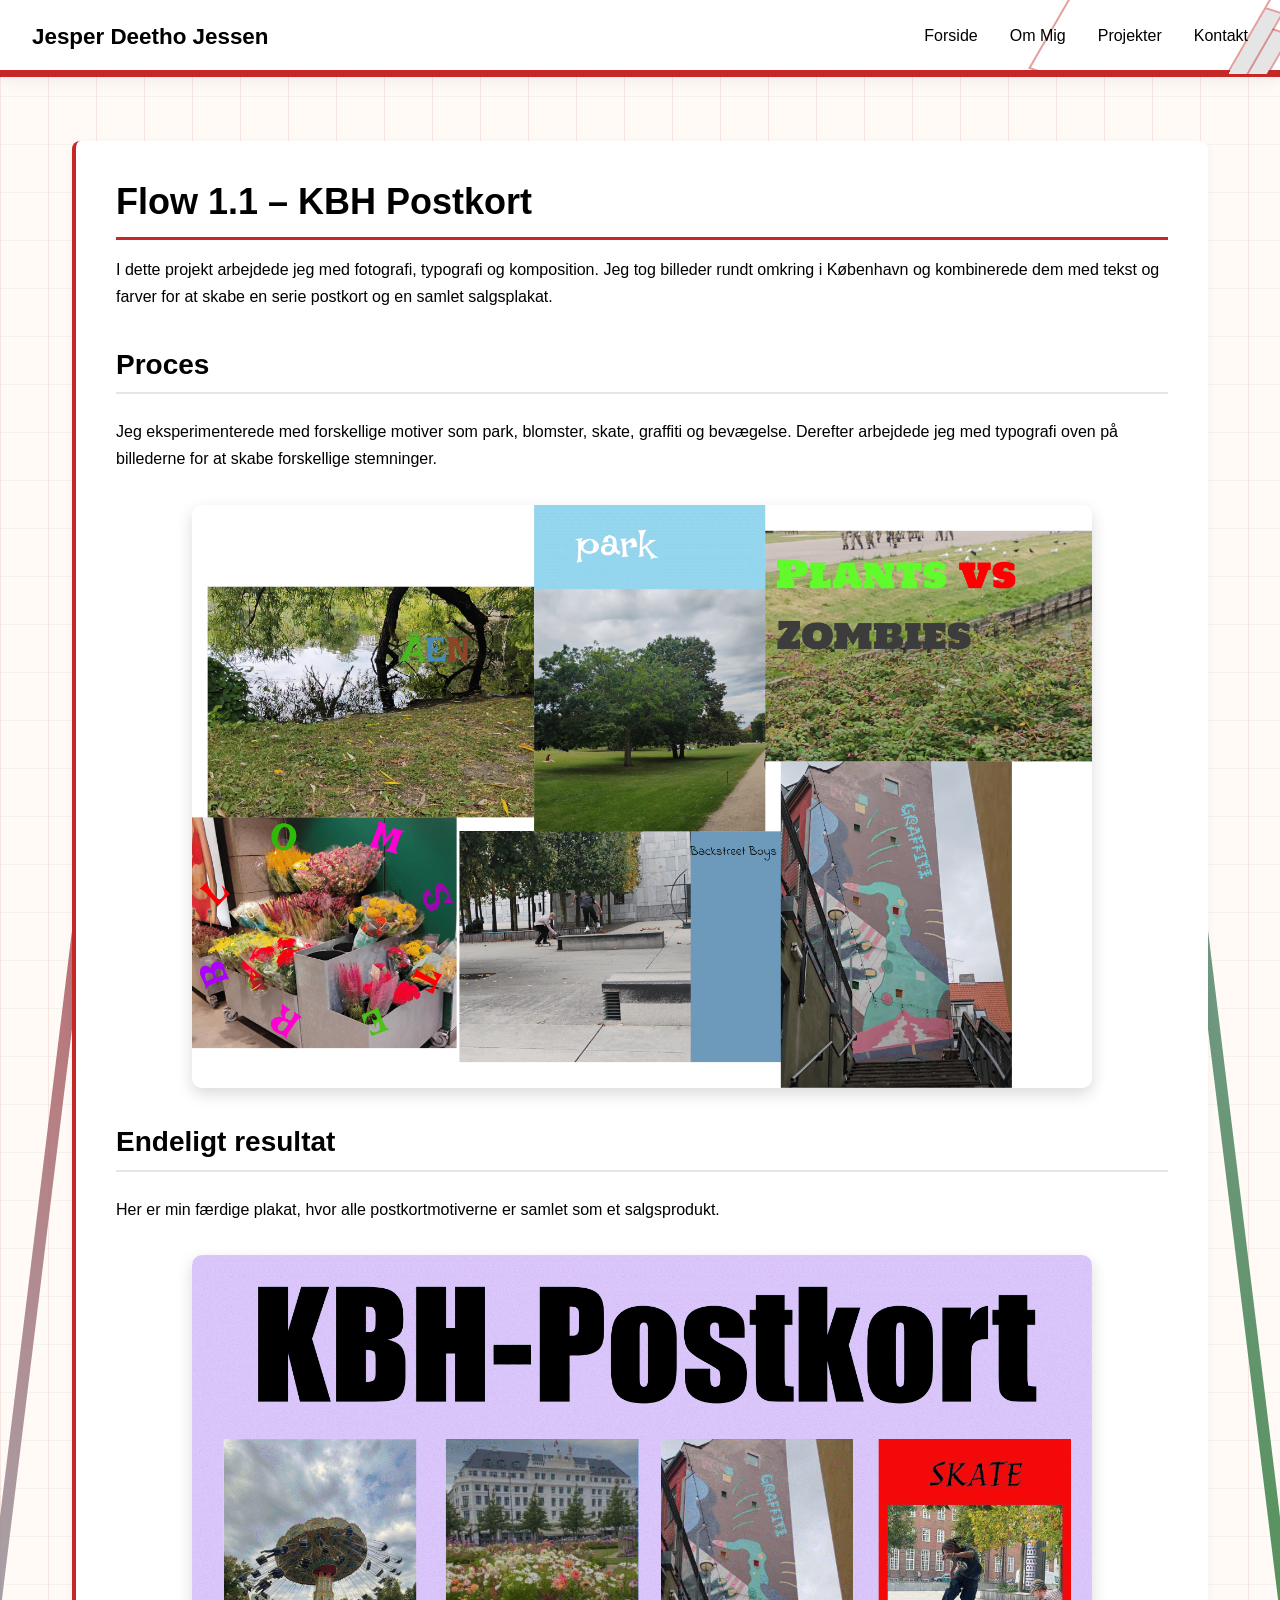
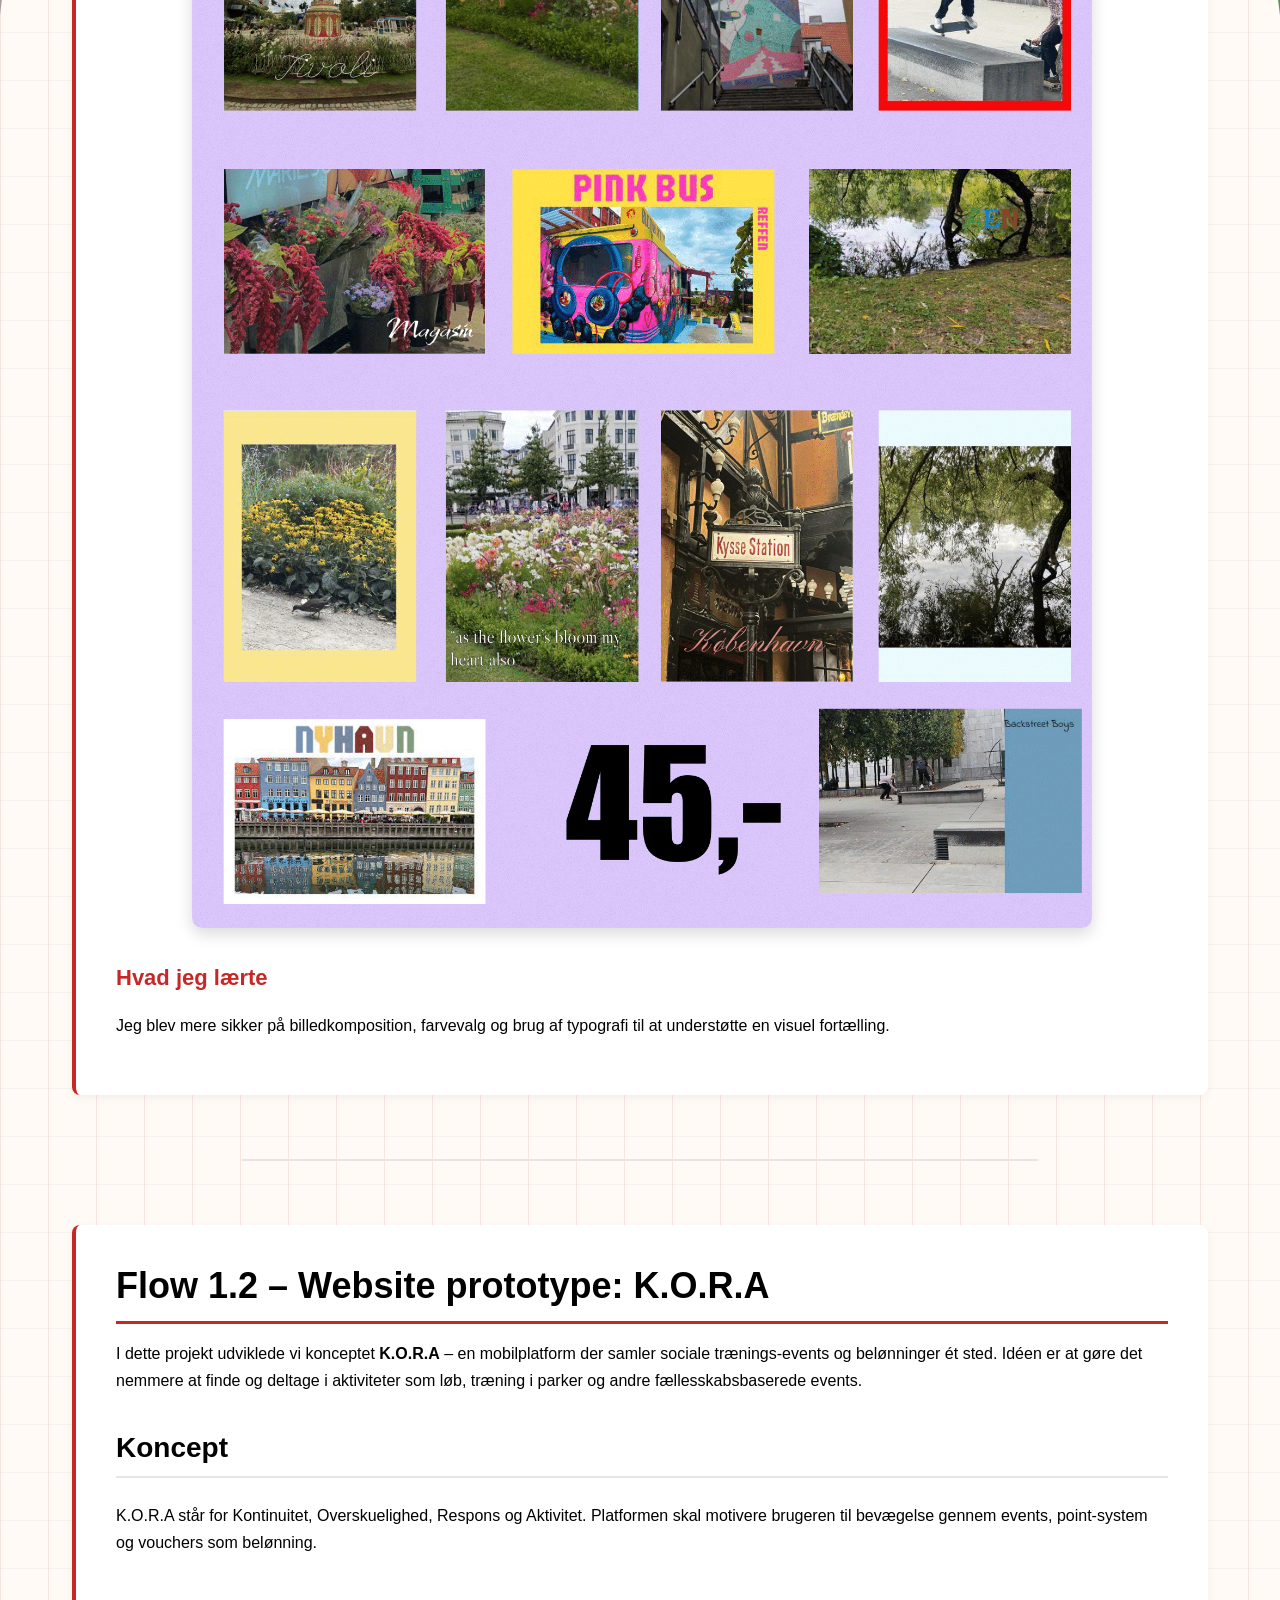
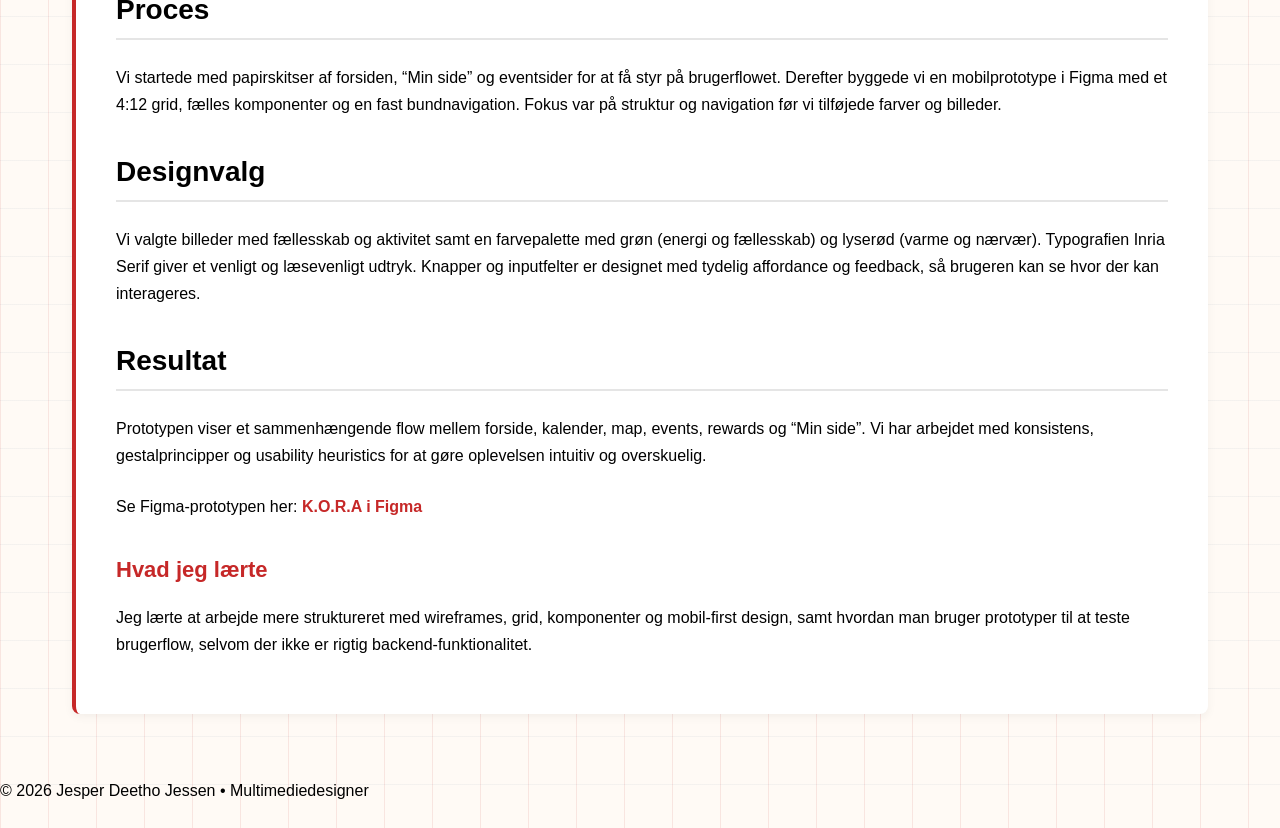
<file: html/flow1.html>
<!doctype html>
<html lang="da">
  <head>
    <meta charset="UTF-8" />
    <meta name="viewport" content="width=device-width, initial-scale=1.0" />
    <title>Flow 1 – Projekter</title>
    <link rel="stylesheet" href="../css/style.css" />
    <link rel="stylesheet" href="../css/flowstyle.css" />
  </head>

  <body>
    <header id="site-header">
      <div class="logo">
        <a href="index.html">Jesper Deetho Jessen</a>
      </div>

      <nav class="navigation" id="navigation">
        <a href="index.html">Forside</a>
        <a href="om-mig.html">Om Mig</a>
        <a href="projekter.html">Projekter</a>
        <a href="kontakt.html">Kontakt</a>
      </nav>
    </header>

    <main class="container">
      <!-- PROJEKT 1: KBH POSTKORT -->
      <section class="flow-section">
        <h1>Flow 1.1 – KBH Postkort</h1>
        <p>
          I dette projekt arbejdede jeg med fotografi, typografi og komposition.
          Jeg tog billeder rundt omkring i København og kombinerede dem med
          tekst og farver for at skabe en serie postkort og en samlet
          salgsplakat.
        </p>

        <h2>Proces</h2>
        <p>
          Jeg eksperimenterede med forskellige motiver som park, blomster,
          skate, graffiti og bevægelse. Derefter arbejdede jeg med typografi
          oven på billederne for at skabe forskellige stemninger.
        </p>

        <!-- collage med eksperimenter -->
        <img
          class="flow-image"
          src="../billeder/Postcards-1.png"
          alt="Eksperimenter med tekst og billeder til KBH postkort"
        />

        <h2>Endeligt resultat</h2>
        <p>
          Her er min færdige plakat, hvor alle postkortmotiverne er samlet som
          et salgsprodukt.
        </p>

        <img
          class="flow-image"
          src="../billeder/gruppeplakat-1.png"
          alt="Færdig plakat med KBH postkort"
        />

        <h3>Hvad jeg lærte</h3>
        <p>
          Jeg blev mere sikker på billedkomposition, farvevalg og brug af
          typografi til at understøtte en visuel fortælling.
        </p>
      </section>

      <hr />

      <!-- PROJEKT 2: WEBSITE PROTOTYPE K.O.R.A -->
      <section class="flow-section">
        <h1>Flow 1.2 – Website prototype: K.O.R.A</h1>
        <p>
          I dette projekt udviklede vi konceptet <strong>K.O.R.A</strong> – en
          mobilplatform der samler sociale trænings-events og belønninger ét
          sted. Idéen er at gøre det nemmere at finde og deltage i aktiviteter
          som løb, træning i parker og andre fællesskabsbaserede events.
        </p>

        <h2>Koncept</h2>
        <p>
          K.O.R.A står for Kontinuitet, Overskuelighed, Respons og Aktivitet.
          Platformen skal motivere brugeren til bevægelse gennem events,
          point-system og vouchers som belønning.
        </p>

        <h2>Proces</h2>
        <p>
          Vi startede med papirskitser af forsiden, “Min side” og eventsider for
          at få styr på brugerflowet. Derefter byggede vi en mobilprototype i
          Figma med et 4:12 grid, fælles komponenter og en fast bundnavigation.
          Fokus var på struktur og navigation før vi tilføjede farver og
          billeder.
        </p>

        <h2>Designvalg</h2>
        <p>
          Vi valgte billeder med fællesskab og aktivitet samt en farvepalette
          med grøn (energi og fællesskab) og lyserød (varme og nærvær).
          Typografien Inria Serif giver et venligt og læsevenligt udtryk.
          Knapper og inputfelter er designet med tydelig affordance og feedback,
          så brugeren kan se hvor der kan interageres.
        </p>

        <h2>Resultat</h2>
        <p>
          Prototypen viser et sammenhængende flow mellem forside, kalender, map,
          events, rewards og “Min side”. Vi har arbejdet med konsistens,
          gestalprincipper og usability heuristics for at gøre oplevelsen
          intuitiv og overskuelig.
        </p>

        <p>
          Se Figma-prototypen her:
          <a
            href="https://www.figma.com/design/4lAmD6czqlGPP8nAI59BWW/K.O.R.A"
            target="_blank"
            rel="noopener noreferrer"
          >
            K.O.R.A i Figma
          </a>
        </p>

        <h3>Hvad jeg lærte</h3>
        <p>
          Jeg lærte at arbejde mere struktureret med wireframes, grid,
          komponenter og mobil-first design, samt hvordan man bruger prototyper
          til at teste brugerflow, selvom der ikke er rigtig
          backend-funktionalitet.
        </p>
      </section>
    </main>

    <footer id="site-footer">
      <p>© 2025 Jesper Deetho Jessen</p>
    </footer>
    <script src="../js/header.js"></script>
    <script src="../js/footer.js"></script>
  </body>
</html>
</file>
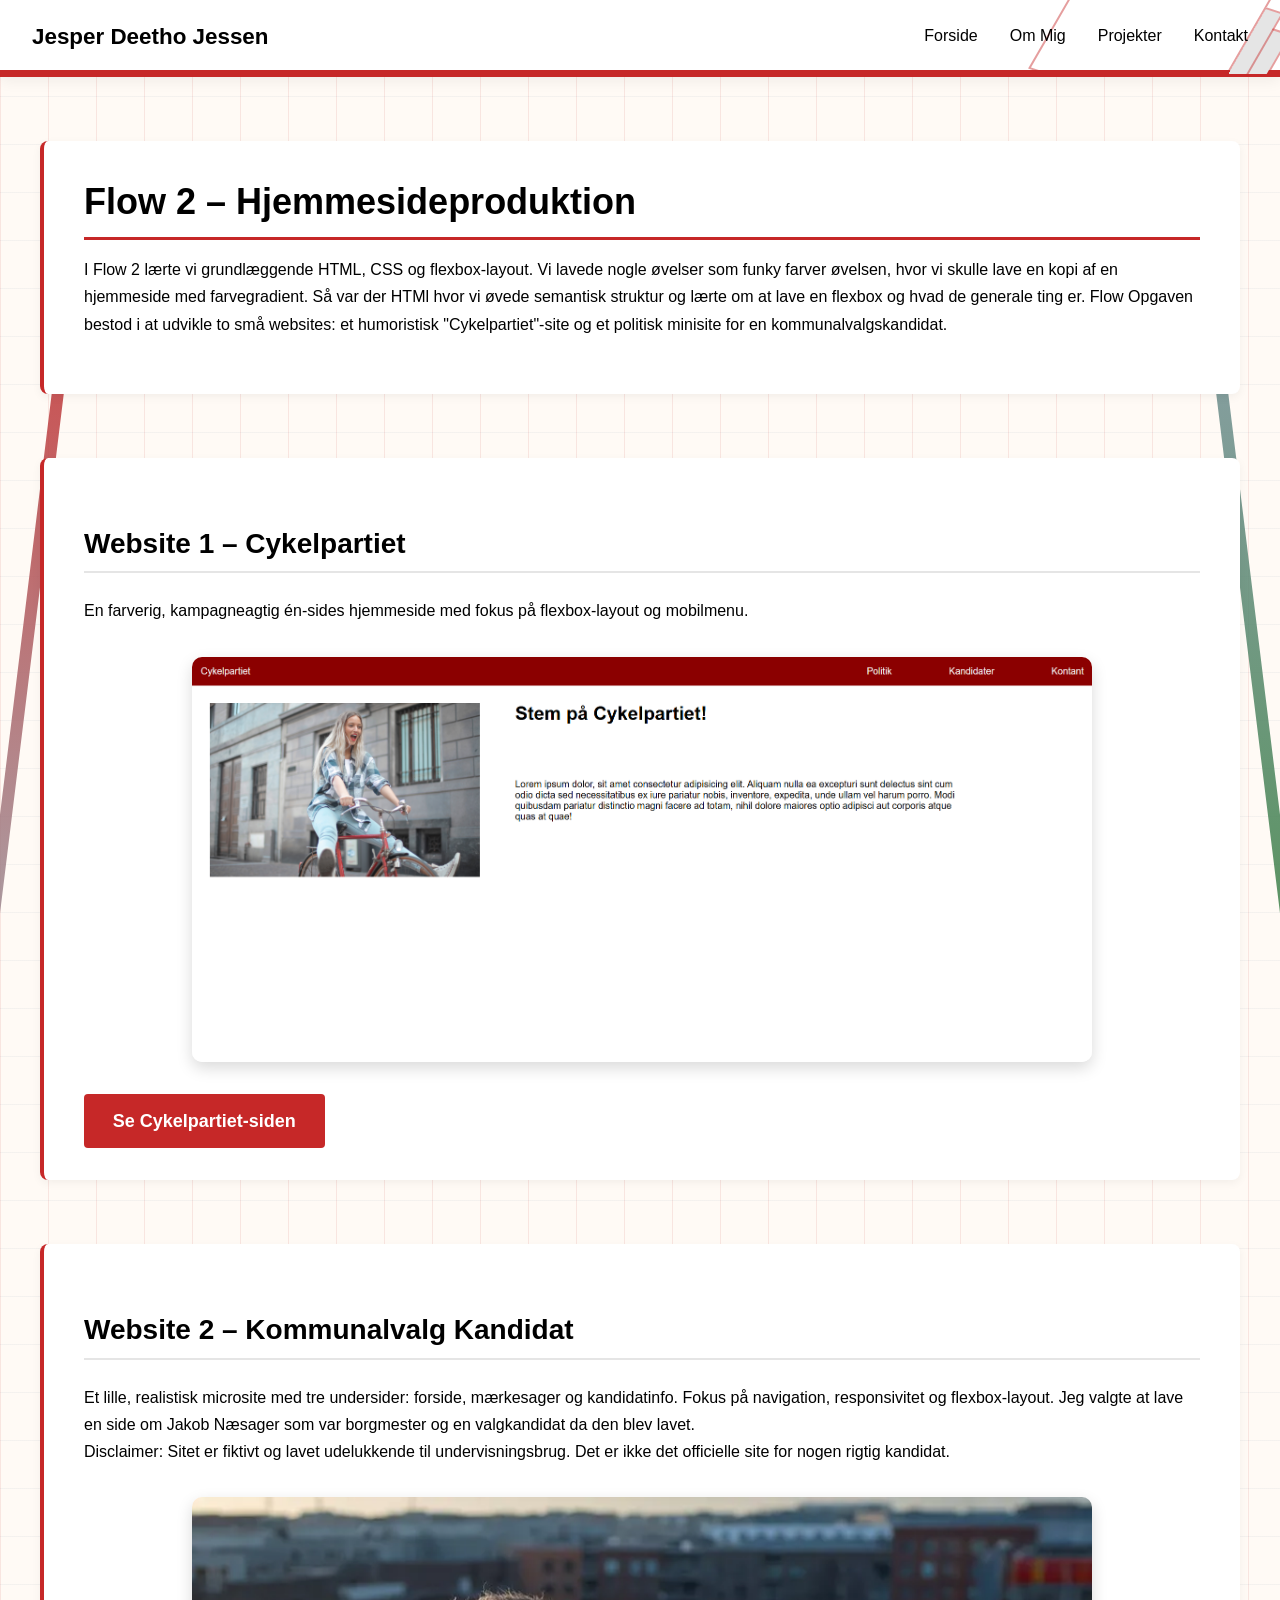
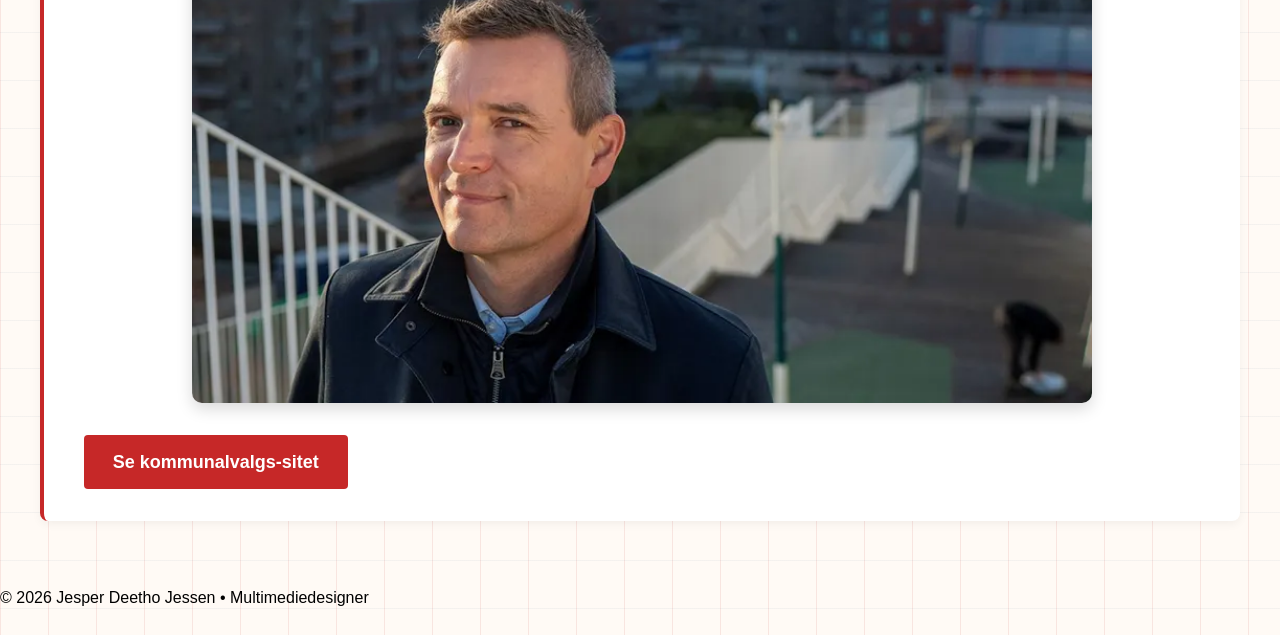
<file: html/flow2.html>
<!doctype html>
<html lang="da">
  <head>
    <meta charset="UTF-8" />
    <meta name="viewport" content="width=device-width, initial-scale=1.0" />

    <link rel="stylesheet" href="../css/style.css" />
    <link rel="stylesheet" href="../css/flowstyle.css" />

    <title>Flow 2 – Websiteproduktion</title>
  </head>

  <body>
    <header id="site-header">
      <div class="logo">
        <a href="index.html">Jesper Deetho Jessen</a>
      </div>

      <nav class="navigation">
        <a href="index.html">Forside</a>
        <a href="om-mig.html">Om Mig</a>
        <a href="projekter.html">Projekter</a>
        <a href="kontakt.html">Kontakt</a>
      </nav>
    </header>

    <main class="flow-wrapper">
      <section class="flow-section">
        <h1>Flow 2 – Hjemmesideproduktion</h1>
        <p>
          I Flow 2 lærte vi grundlæggende HTML, CSS og flexbox-layout. Vi lavede
          nogle øvelser som funky farver øvelsen, hvor vi skulle lave en kopi af
          en hjemmeside med farvegradient. Så var der HTMl hvor vi øvede
          semantisk struktur og lærte om at lave en flexbox og hvad de generale
          ting er. Flow Opgaven bestod i at udvikle to små websites: et
          humoristisk "Cykelpartiet"-site og et politisk minisite for en
          kommunalvalgskandidat.
        </p>
      </section>

      <section class="flow-section">
        <h2>Website 1 – Cykelpartiet</h2>
        <p>
          En farverig, kampagneagtig én-sides hjemmeside med fokus på
          flexbox-layout og mobilmenu.
        </p>

        <div class="flow-gallery">
          <img
            src="../billeder/cykelpige.png"
            alt="Cykelpartiet forside"
            class="flow-image"
          />
        </div>

        <a href="https://jdjessen.com/cykelpartiet/" class="btn-primary"
          >Se Cykelpartiet-siden</a
        >
      </section>

      <section class="flow-section">
        <h2>Website 2 – Kommunalvalg Kandidat</h2>
        <p>
          Et lille, realistisk microsite med tre undersider: forside, mærkesager
          og kandidatinfo. Fokus på navigation, responsivitet og flexbox-layout.
          Jeg valgte at lave en side om Jakob Næsager som var borgmester og en
          valgkandidat da den blev lavet.
          <br />
          Disclaimer: Sitet er fiktivt og lavet udelukkende til
          undervisningsbrug. Det er ikke det officielle site for nogen rigtig
          kandidat.
        </p>

        <div class="flow-gallery">
          <img
            src="../billeder/109626.jpg"
            alt="kommunalvalg profilbillede"
            class="flow-image"
          />
        </div>

        <a
          href="https://jdjessen.com/kommunalvalg/html/index.html"
          class="btn-primary"
          >Se kommunalvalgs-sitet</a
        >
      </section>
    </main>

    <footer id="site-footer">
      <p>© 2025 Jesper Deetho Jessen • Multimediedesigner</p>
    </footer>
    <script src="../js/header.js"></script>
    <script src="../js/footer.js"></script>
  </body>
</html>
</file>
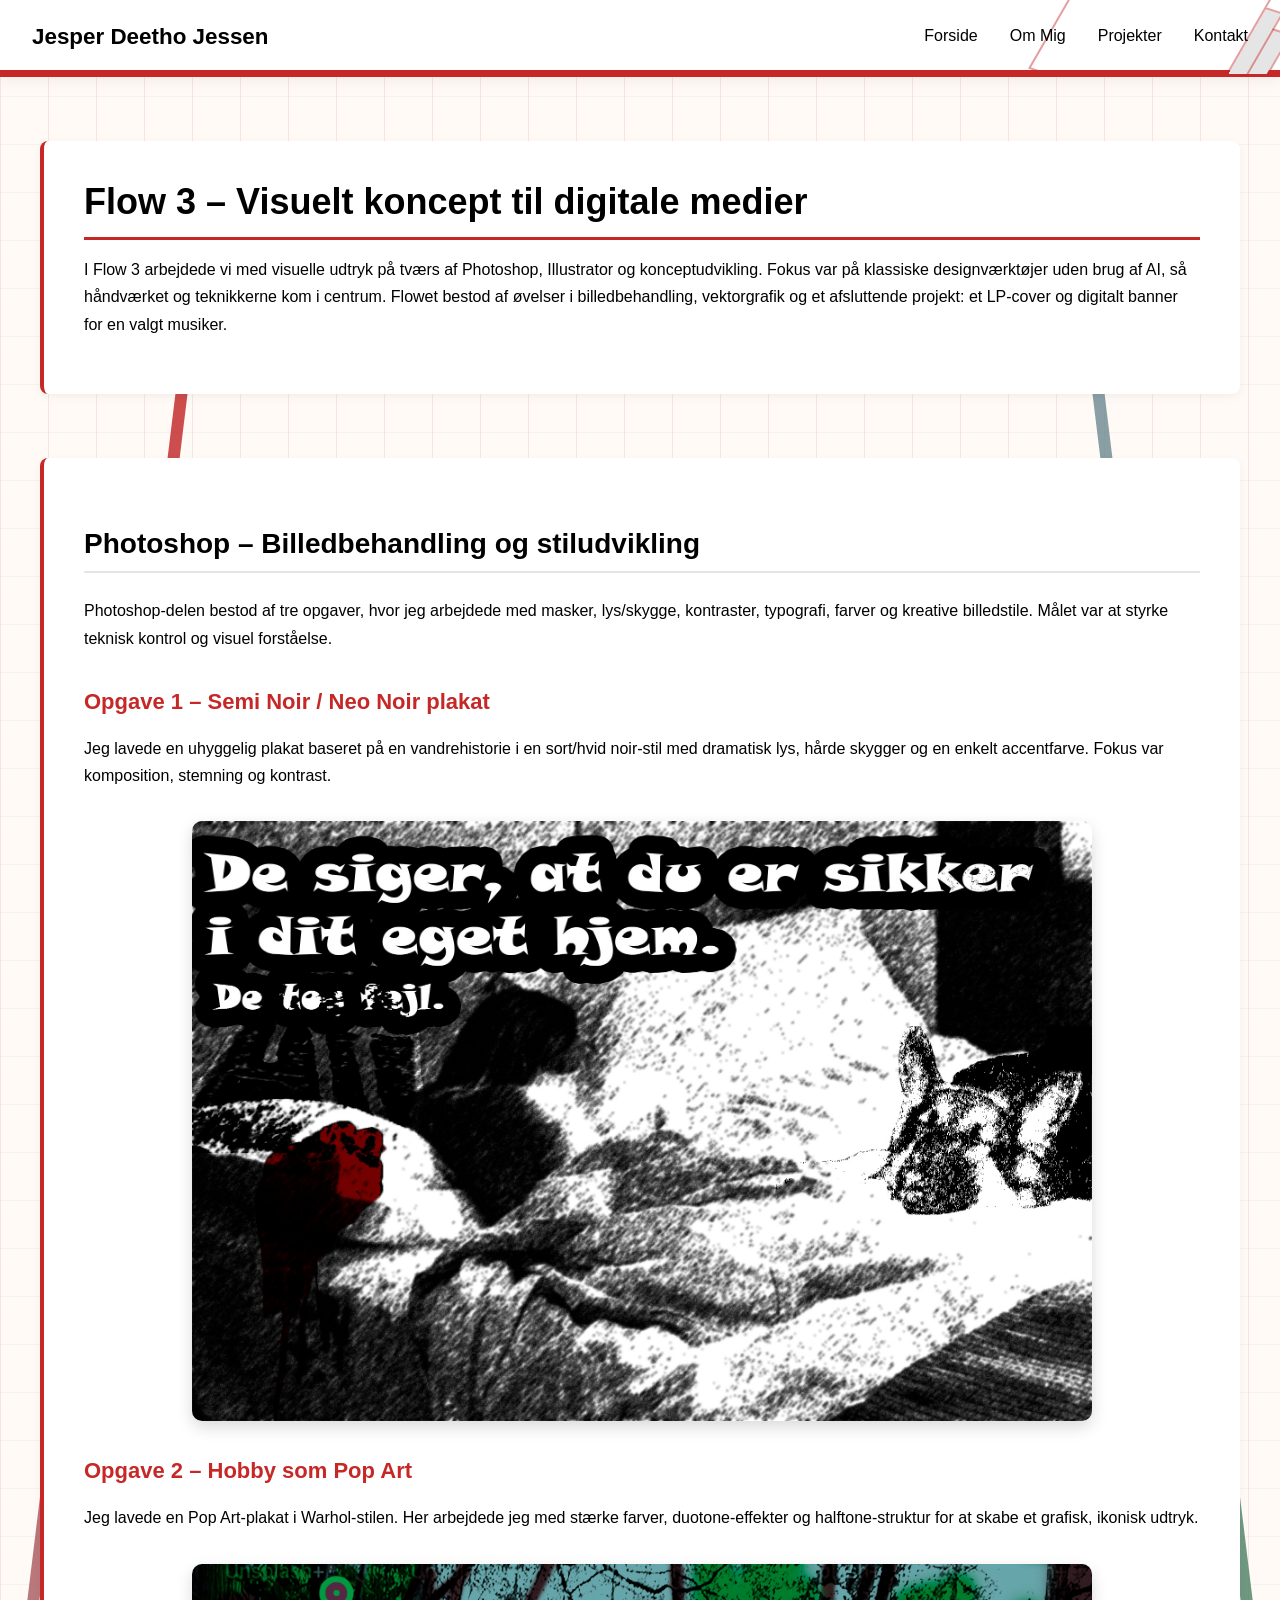
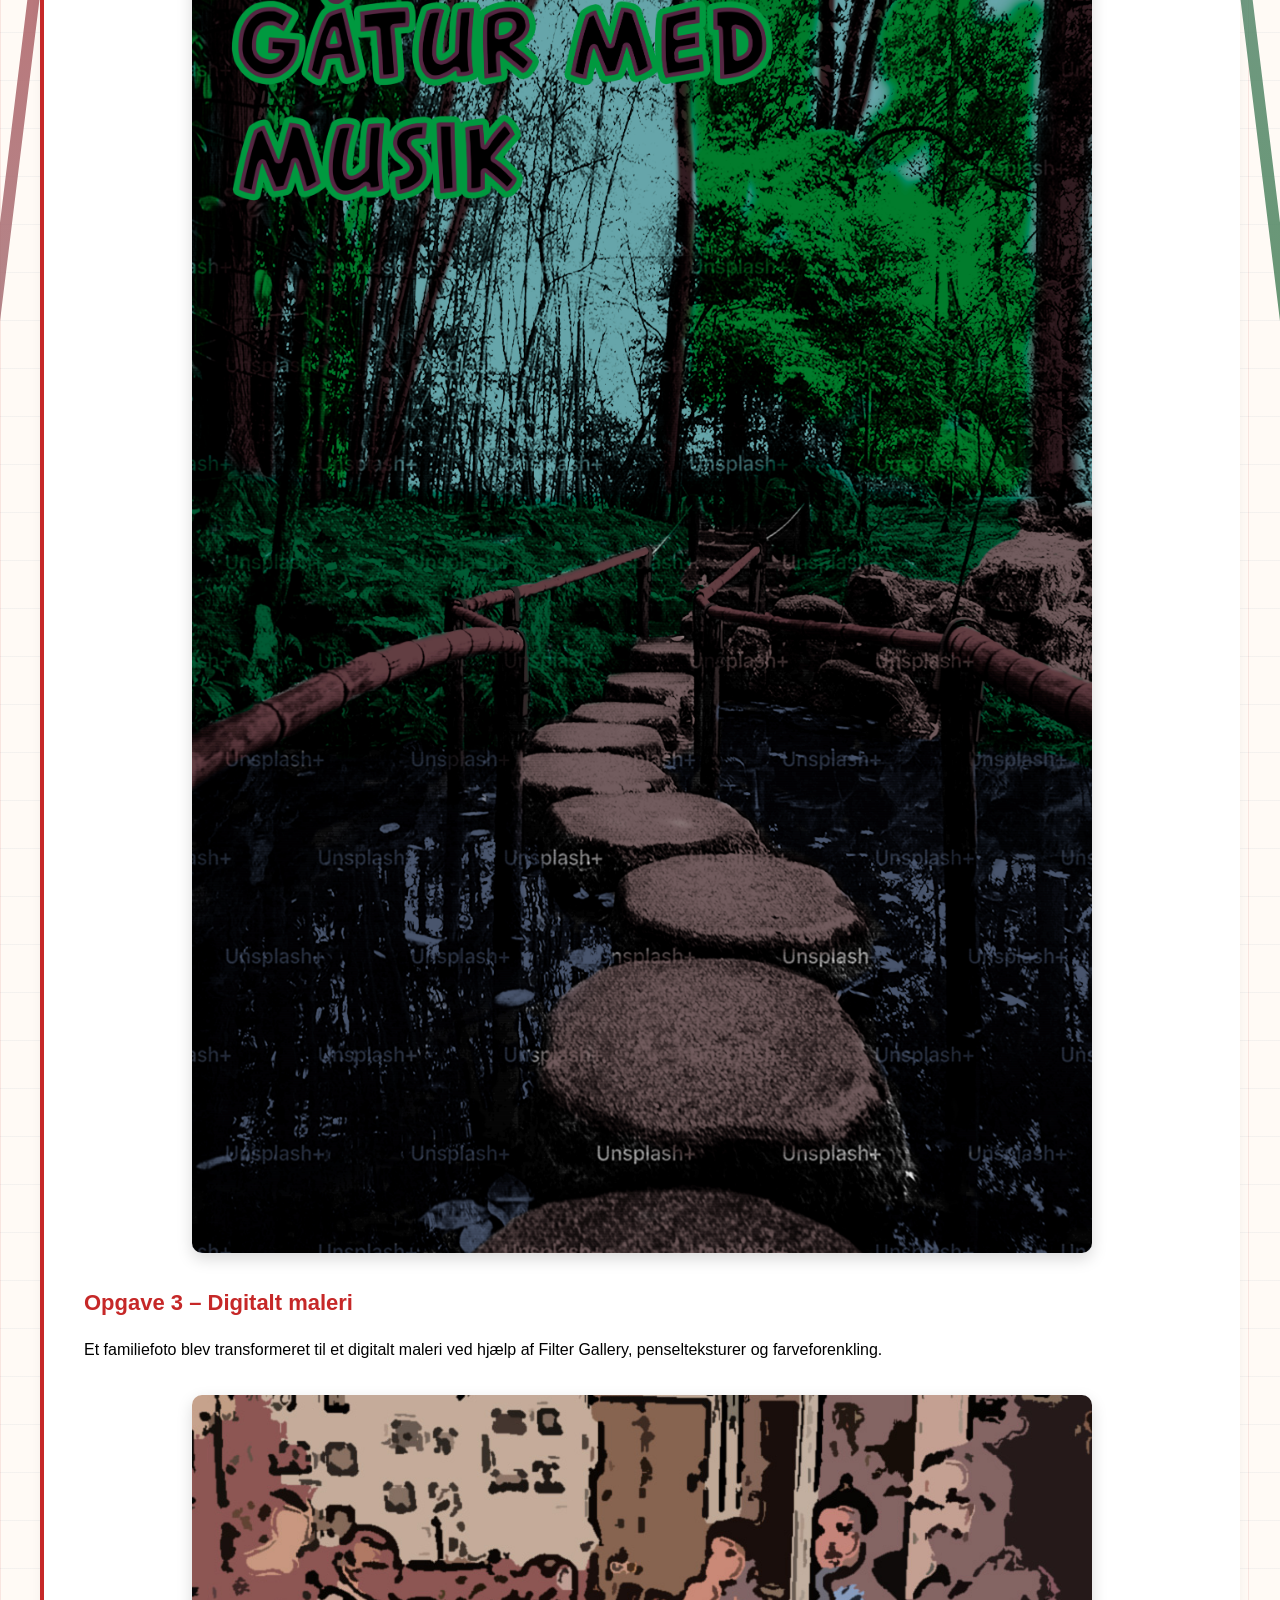
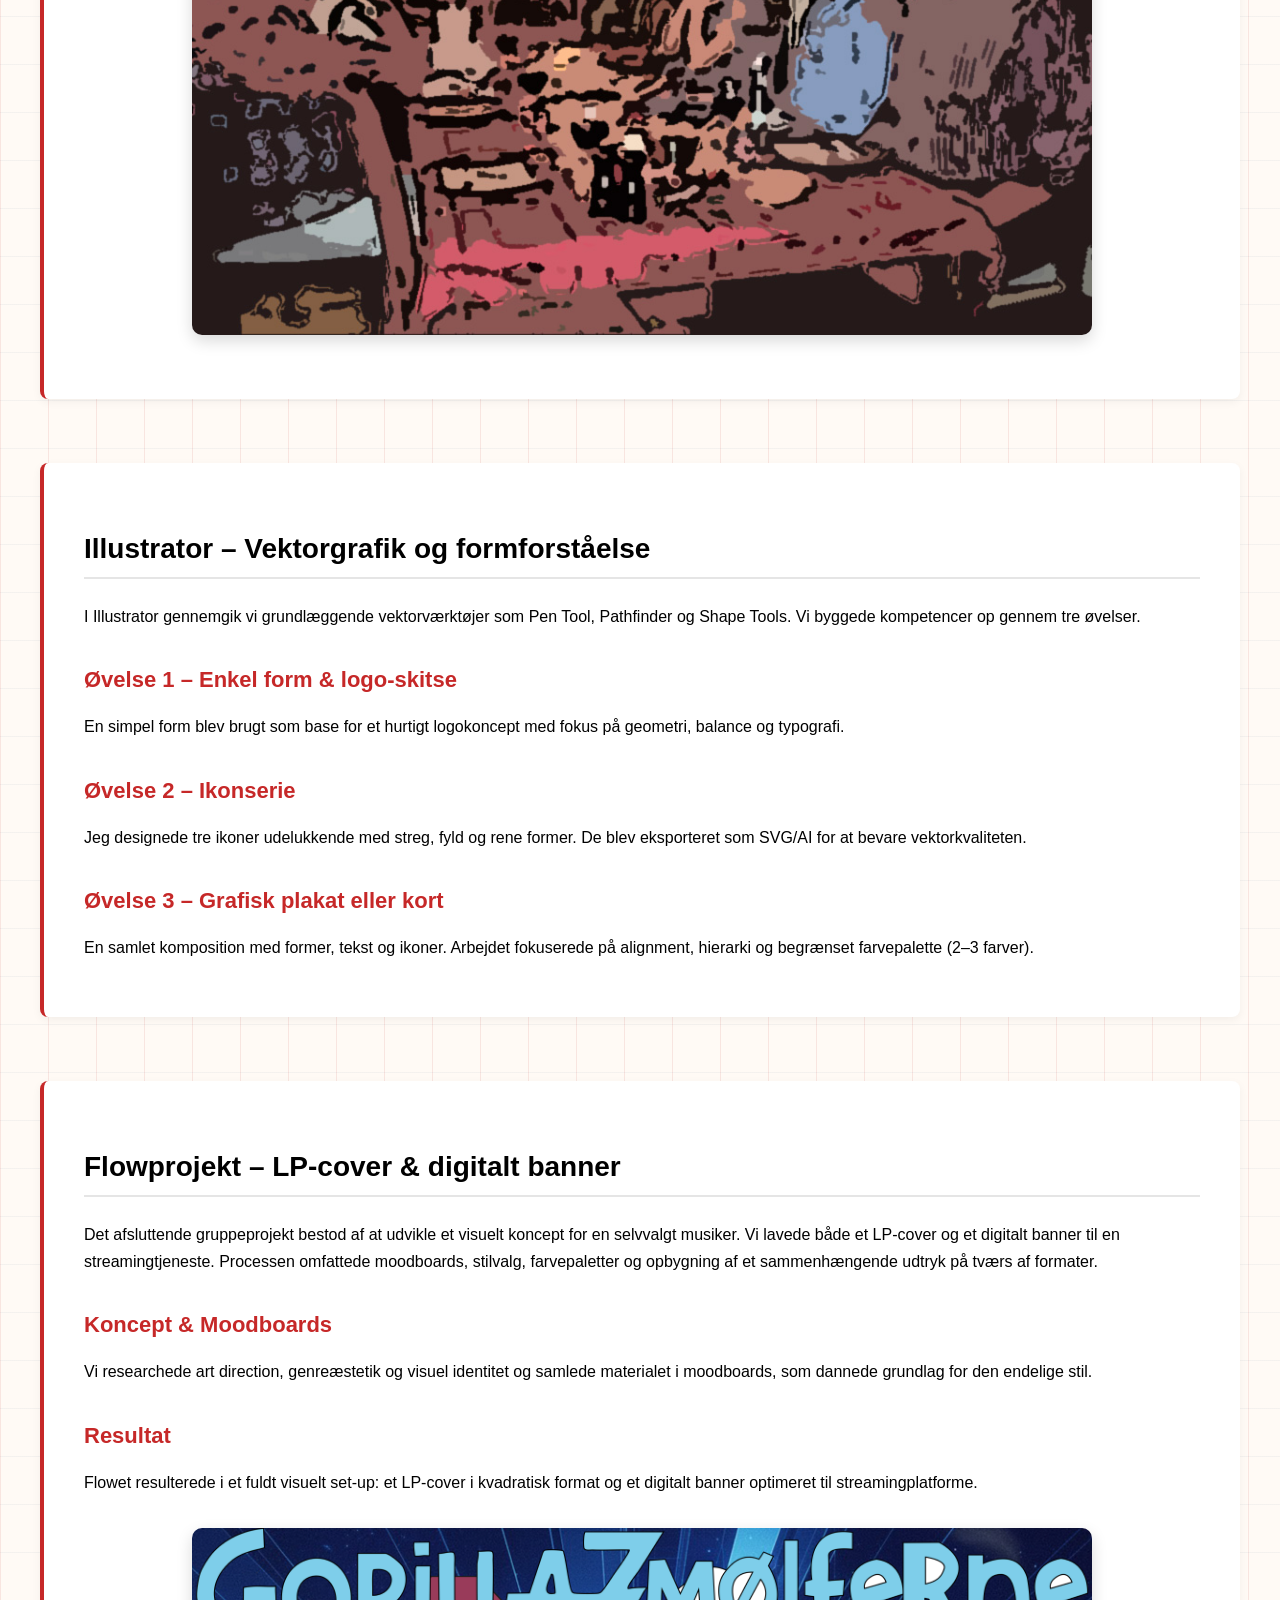
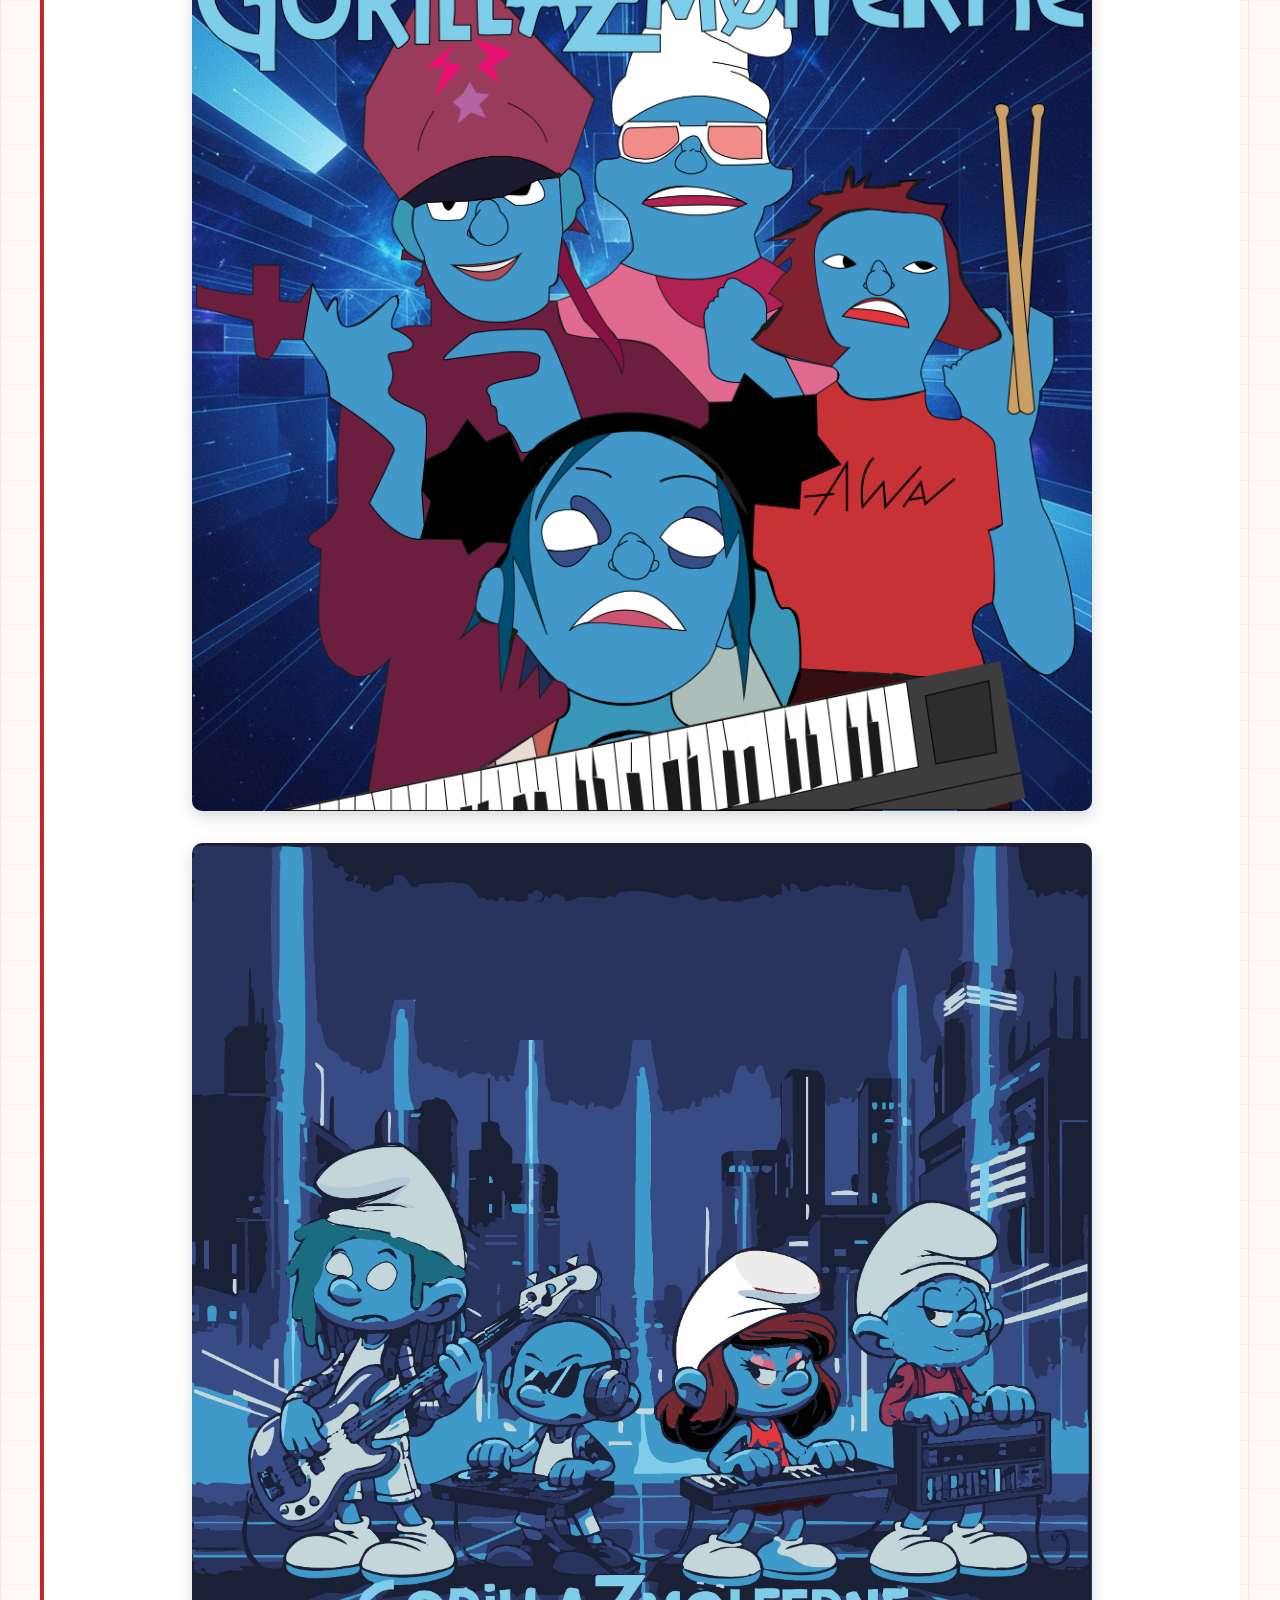
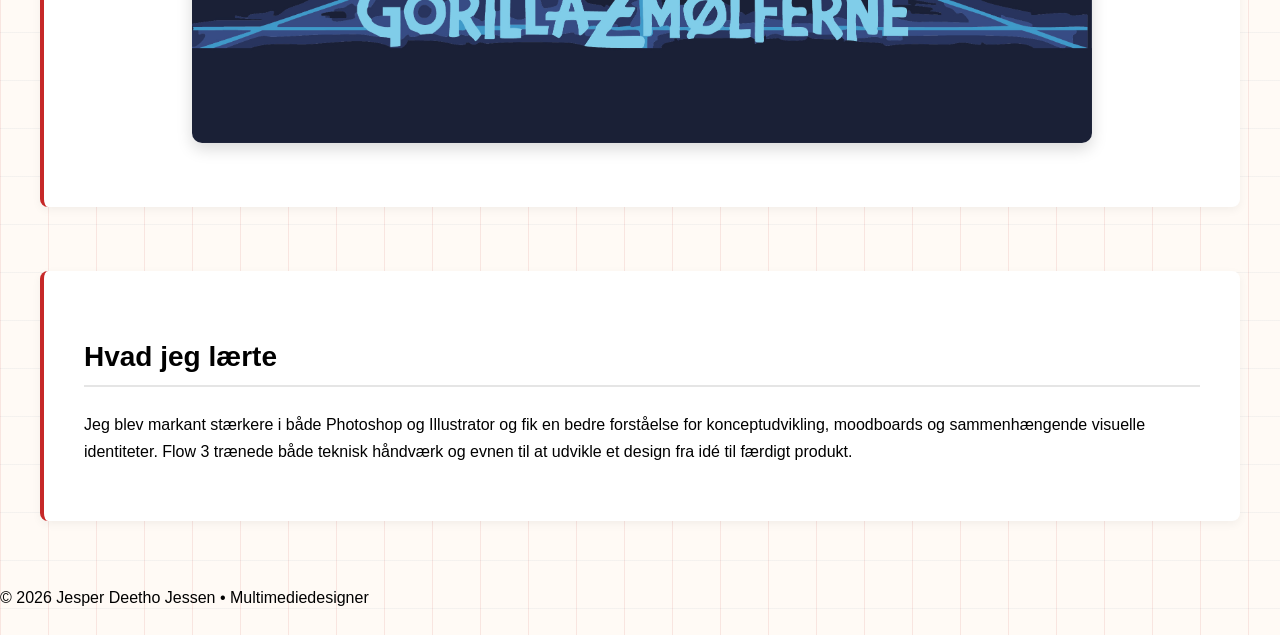
<file: html/flow3.html>
<!doctype html>
<html lang="da">
  <head>
    <meta charset="UTF-8" />
    <meta name="viewport" content="width=device-width, initial-scale=1.0" />
    <title>Flow 3 – Visuelt Koncept</title>

    <link rel="stylesheet" href="../css/style.css" />
    <link rel="stylesheet" href="../css/flowstyle.css" />
  </head>

  <body>
    <header id="site-header">
      <div class="logo">
        <a href="index.html">Jesper Deetho Jessen</a>
      </div>

      <nav class="navigation">
        <a href="index.html">Forside</a>
        <a href="om-mig.html">Om Mig</a>
        <a href="projekter.html">Projekter</a>
        <a href="kontakt.html">Kontakt</a>
      </nav>
    </header>

    <main class="flow-wrapper">
      <section class="flow-section">
        <h1>Flow 3 – Visuelt koncept til digitale medier</h1>
        <p>
          I Flow 3 arbejdede vi med visuelle udtryk på tværs af Photoshop,
          Illustrator og konceptudvikling. Fokus var på klassiske
          designværktøjer uden brug af AI, så håndværket og teknikkerne kom i
          centrum. Flowet bestod af øvelser i billedbehandling, vektorgrafik og
          et afsluttende projekt: et LP-cover og digitalt banner for en valgt
          musiker.
        </p>
      </section>

      <section class="flow-section">
        <h2>Photoshop – Billedbehandling og stiludvikling</h2>
        <p>
          Photoshop-delen bestod af tre opgaver, hvor jeg arbejdede med masker,
          lys/skygge, kontraster, typografi, farver og kreative billedstile.
          Målet var at styrke teknisk kontrol og visuel forståelse.
        </p>

        <h3>Opgave 1 – Semi Noir / Neo Noir plakat</h3>
        <p>
          Jeg lavede en uhyggelig plakat baseret på en vandrehistorie i en
          sort/hvid noir-stil med dramatisk lys, hårde skygger og en enkelt
          accentfarve. Fokus var komposition, stemning og kontrast.
        </p>
        <div class="flow-gallery">
          <img
            src="../billeder/opgave1onsdag.jpg"
            alt="Neo Noir plakat"
            class="flow-image"
          />
        </div>

        <h3>Opgave 2 – Hobby som Pop Art</h3>
        <p>
          Jeg lavede en Pop Art-plakat i Warhol-stilen. Her arbejdede jeg med
          stærke farver, duotone-effekter og halftone-struktur for at skabe et
          grafisk, ikonisk udtryk.
        </p>

        <div class="flow-gallery">
          <img
            src="../billeder/opgave2onsdag.jpg"
            alt="Pop-Art plakat"
            class="flow-image"
          />
        </div>

        <h3>Opgave 3 – Digitalt maleri</h3>
        <p>
          Et familiefoto blev transformeret til et digitalt maleri ved hjælp af
          Filter Gallery, penselteksturer og farveforenkling.
        </p>

        <div class="flow-gallery">
          <img
            src="../billeder/opgave3onsdag.jpg"
            alt="familiefoto plakat"
            class="flow-image"
          />
        </div>
      </section>

      <section class="flow-section">
        <h2>Illustrator – Vektorgrafik og formforståelse</h2>
        <p>
          I Illustrator gennemgik vi grundlæggende vektorværktøjer som Pen Tool,
          Pathfinder og Shape Tools. Vi byggede kompetencer op gennem tre
          øvelser.
        </p>

        <h3>Øvelse 1 – Enkel form & logo-skitse</h3>
        <p>
          En simpel form blev brugt som base for et hurtigt logokoncept med
          fokus på geometri, balance og typografi.
        </p>

        <h3>Øvelse 2 – Ikonserie</h3>
        <p>
          Jeg designede tre ikoner udelukkende med streg, fyld og rene former.
          De blev eksporteret som SVG/AI for at bevare vektorkvaliteten.
        </p>

        <h3>Øvelse 3 – Grafisk plakat eller kort</h3>
        <p>
          En samlet komposition med former, tekst og ikoner. Arbejdet fokuserede
          på alignment, hierarki og begrænset farvepalette (2–3 farver).
        </p>
      </section>

      <section class="flow-section">
        <h2>Flowprojekt – LP-cover & digitalt banner</h2>
        <p>
          Det afsluttende gruppeprojekt bestod af at udvikle et visuelt koncept
          for en selvvalgt musiker. Vi lavede både et LP-cover og et digitalt
          banner til en streamingtjeneste. Processen omfattede moodboards,
          stilvalg, farvepaletter og opbygning af et sammenhængende udtryk på
          tværs af formater.
        </p>

        <h3>Koncept & Moodboards</h3>
        <p>
          Vi researchede art direction, genreæstetik og visuel identitet og
          samlede materialet i moodboards, som dannede grundlag for den endelige
          stil.
        </p>

        <h3>Resultat</h3>
        <p>
          Flowet resulterede i et fuldt visuelt set-up: et LP-cover i kvadratisk
          format og et digitalt banner optimeret til streamingplatforme.
        </p>

        <img class="flow-image" src="../billeder/lpcover.png" alt="LP-cover" />
        <img
          class="flow-image"
          src="../billeder/spotify-cover.jpg"
          alt="LP-cover"
        />
      </section>

      <section class="flow-section">
        <h2>Hvad jeg lærte</h2>
        <p>
          Jeg blev markant stærkere i både Photoshop og Illustrator og fik en
          bedre forståelse for konceptudvikling, moodboards og sammenhængende
          visuelle identiteter. Flow 3 trænede både teknisk håndværk og evnen
          til at udvikle et design fra idé til færdigt produkt.
        </p>
      </section>
    </main>

    <footer id="site-footer">
      <p>© 2025 Jesper Deetho Jessen</p>
    </footer>
    <script src="../js/header.js"></script>
    <script src="../js/footer.js"></script>
  </body>
</html>
</file>
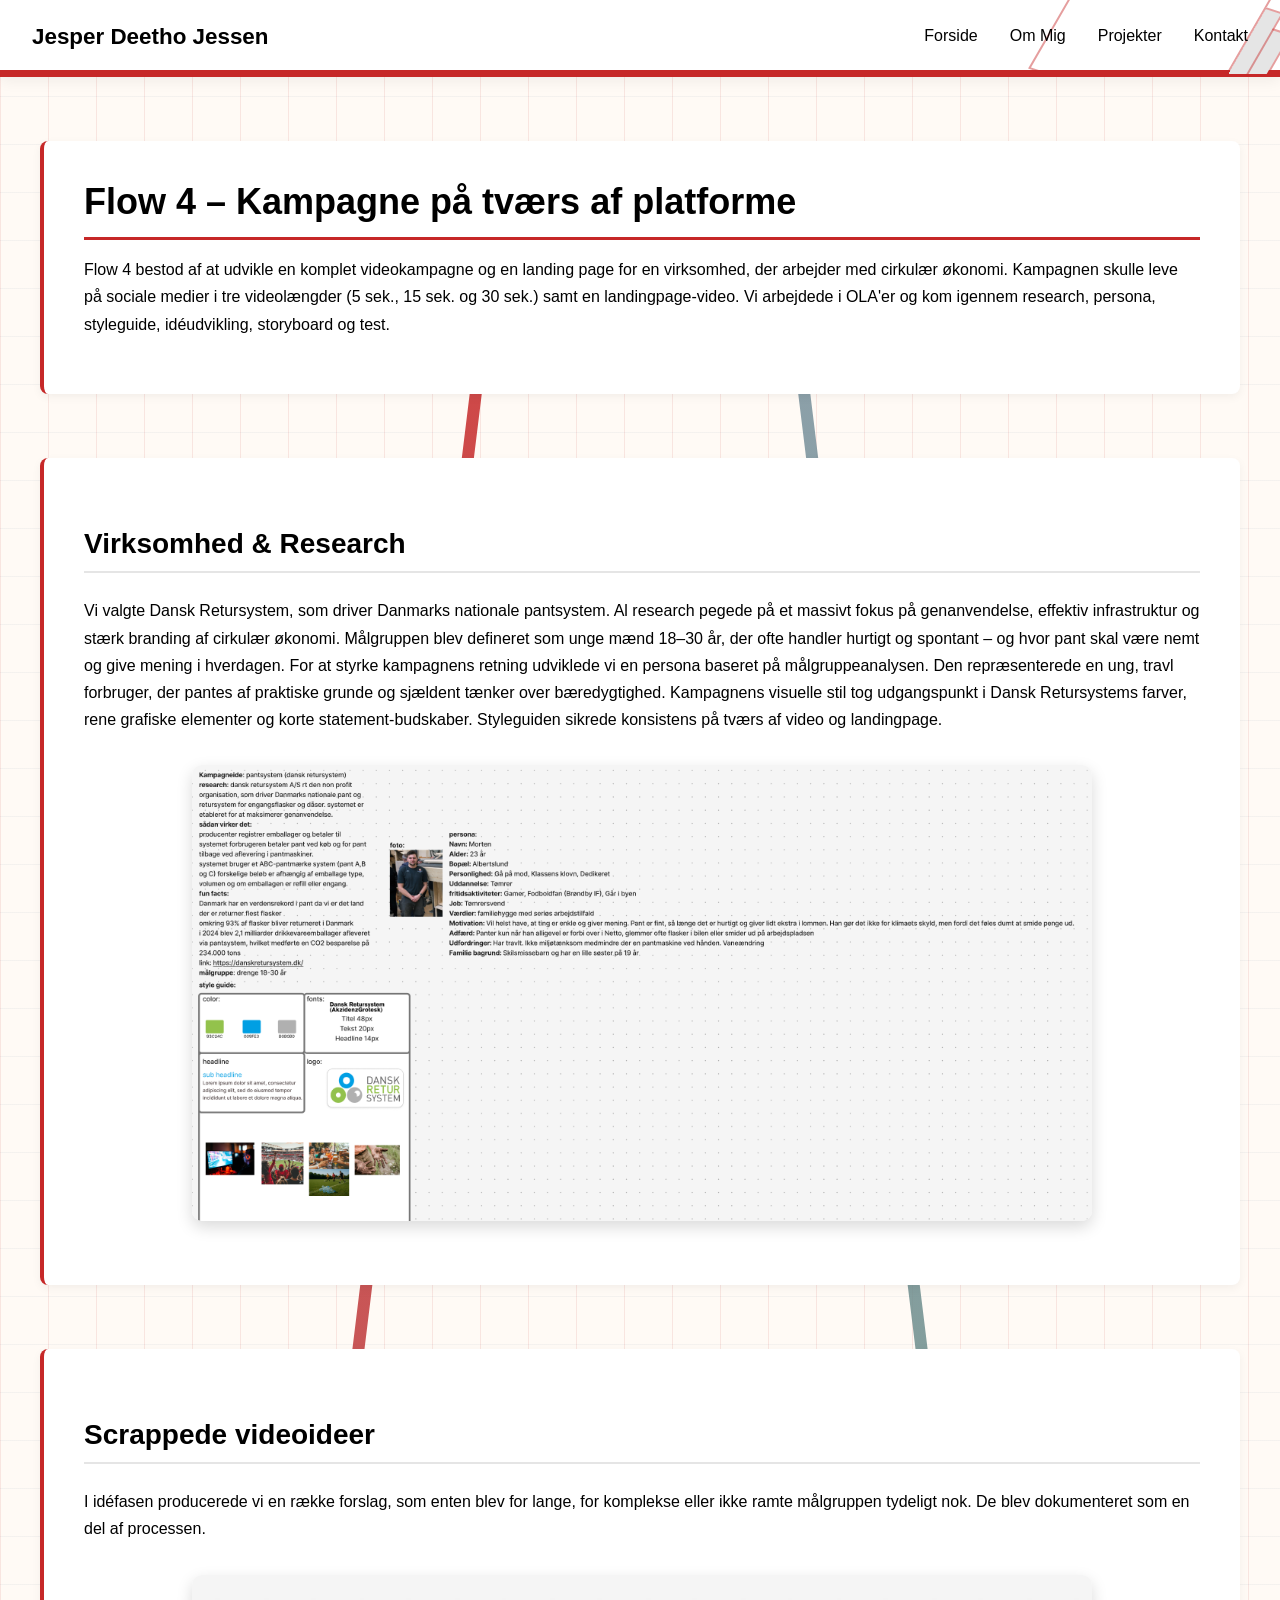
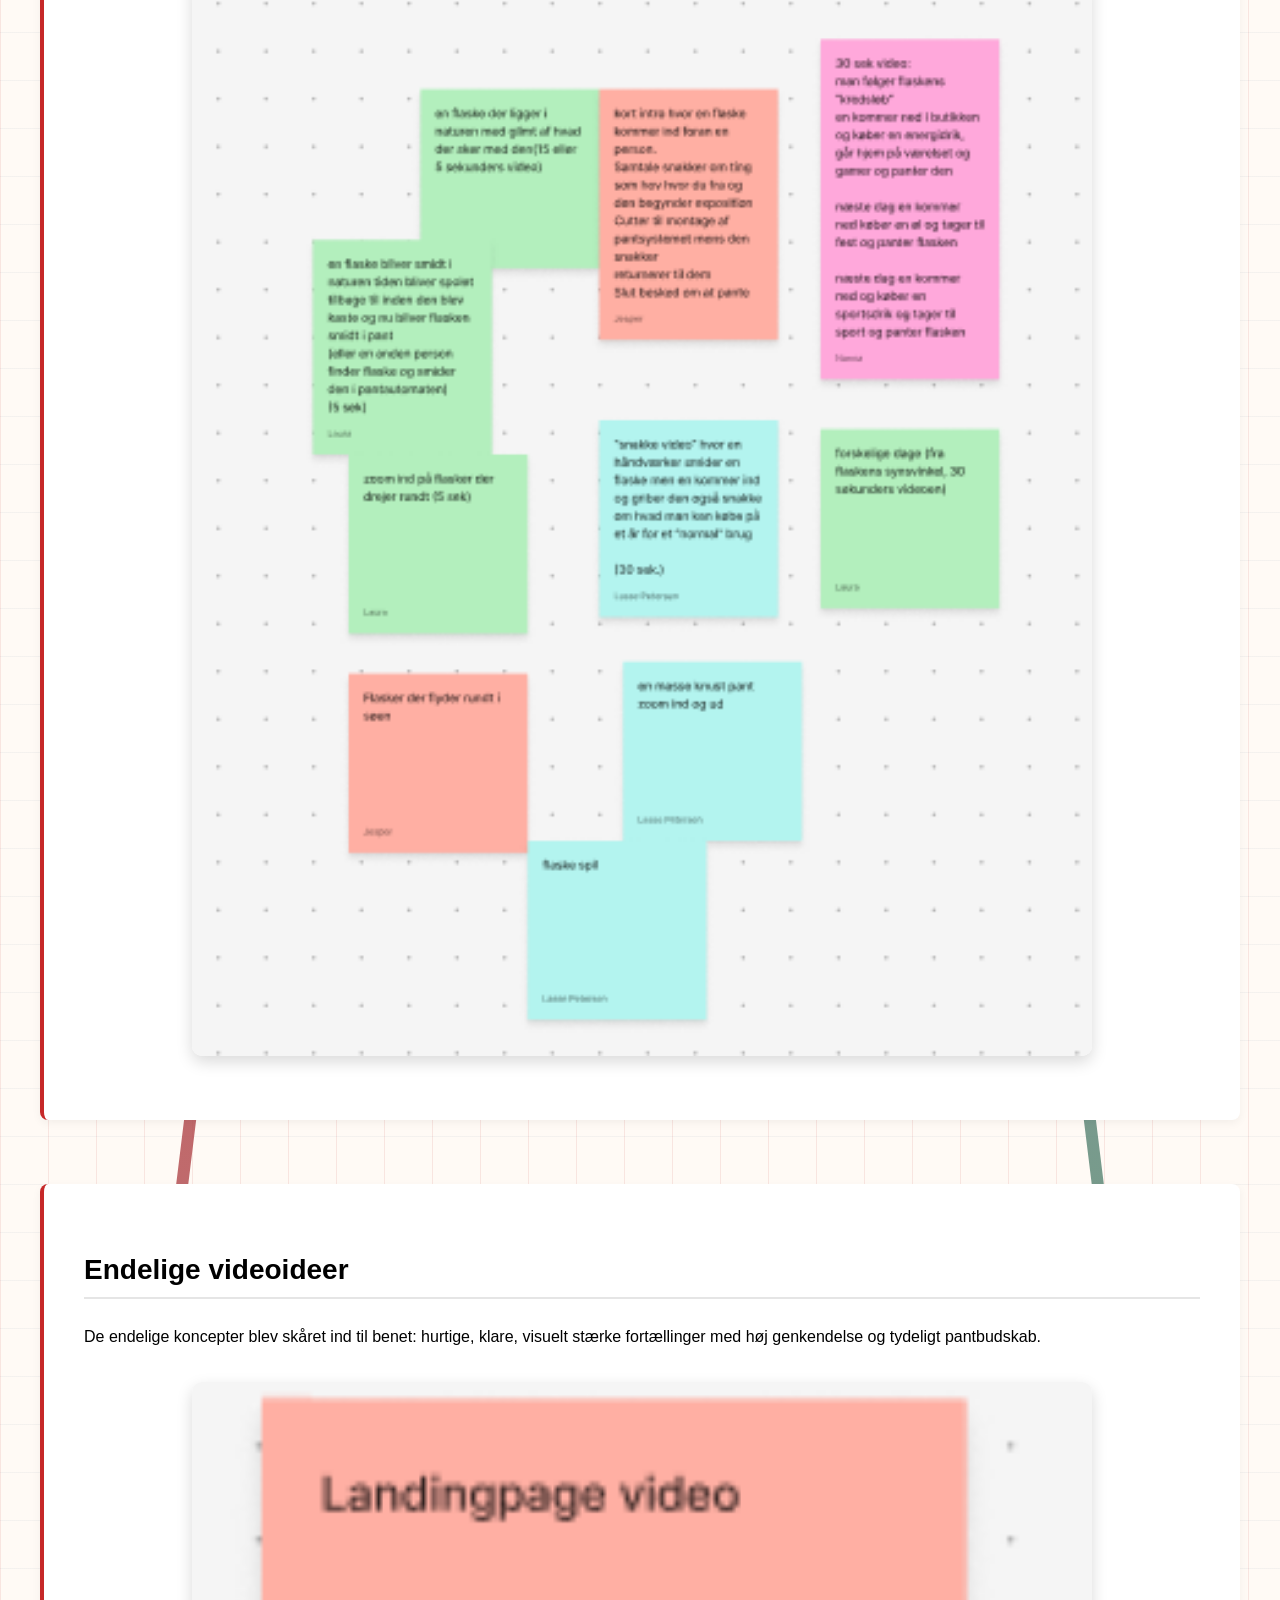
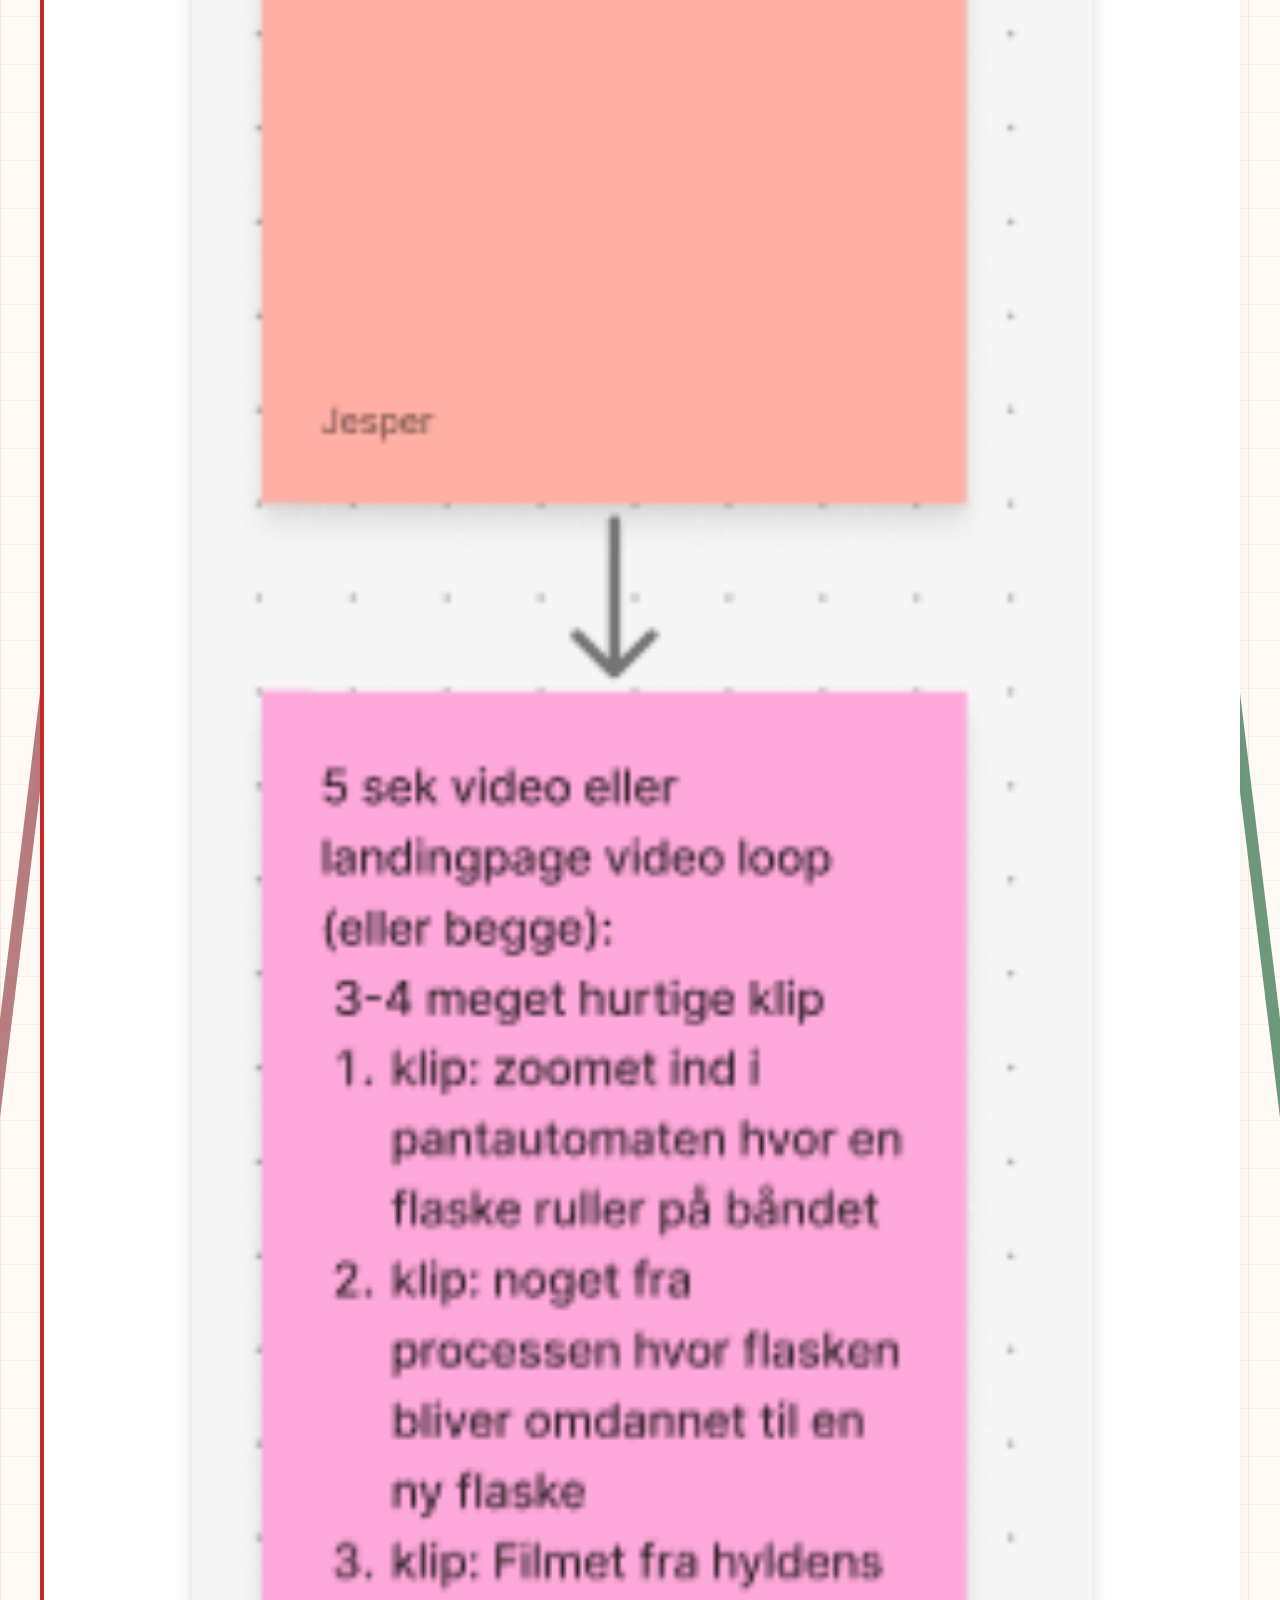
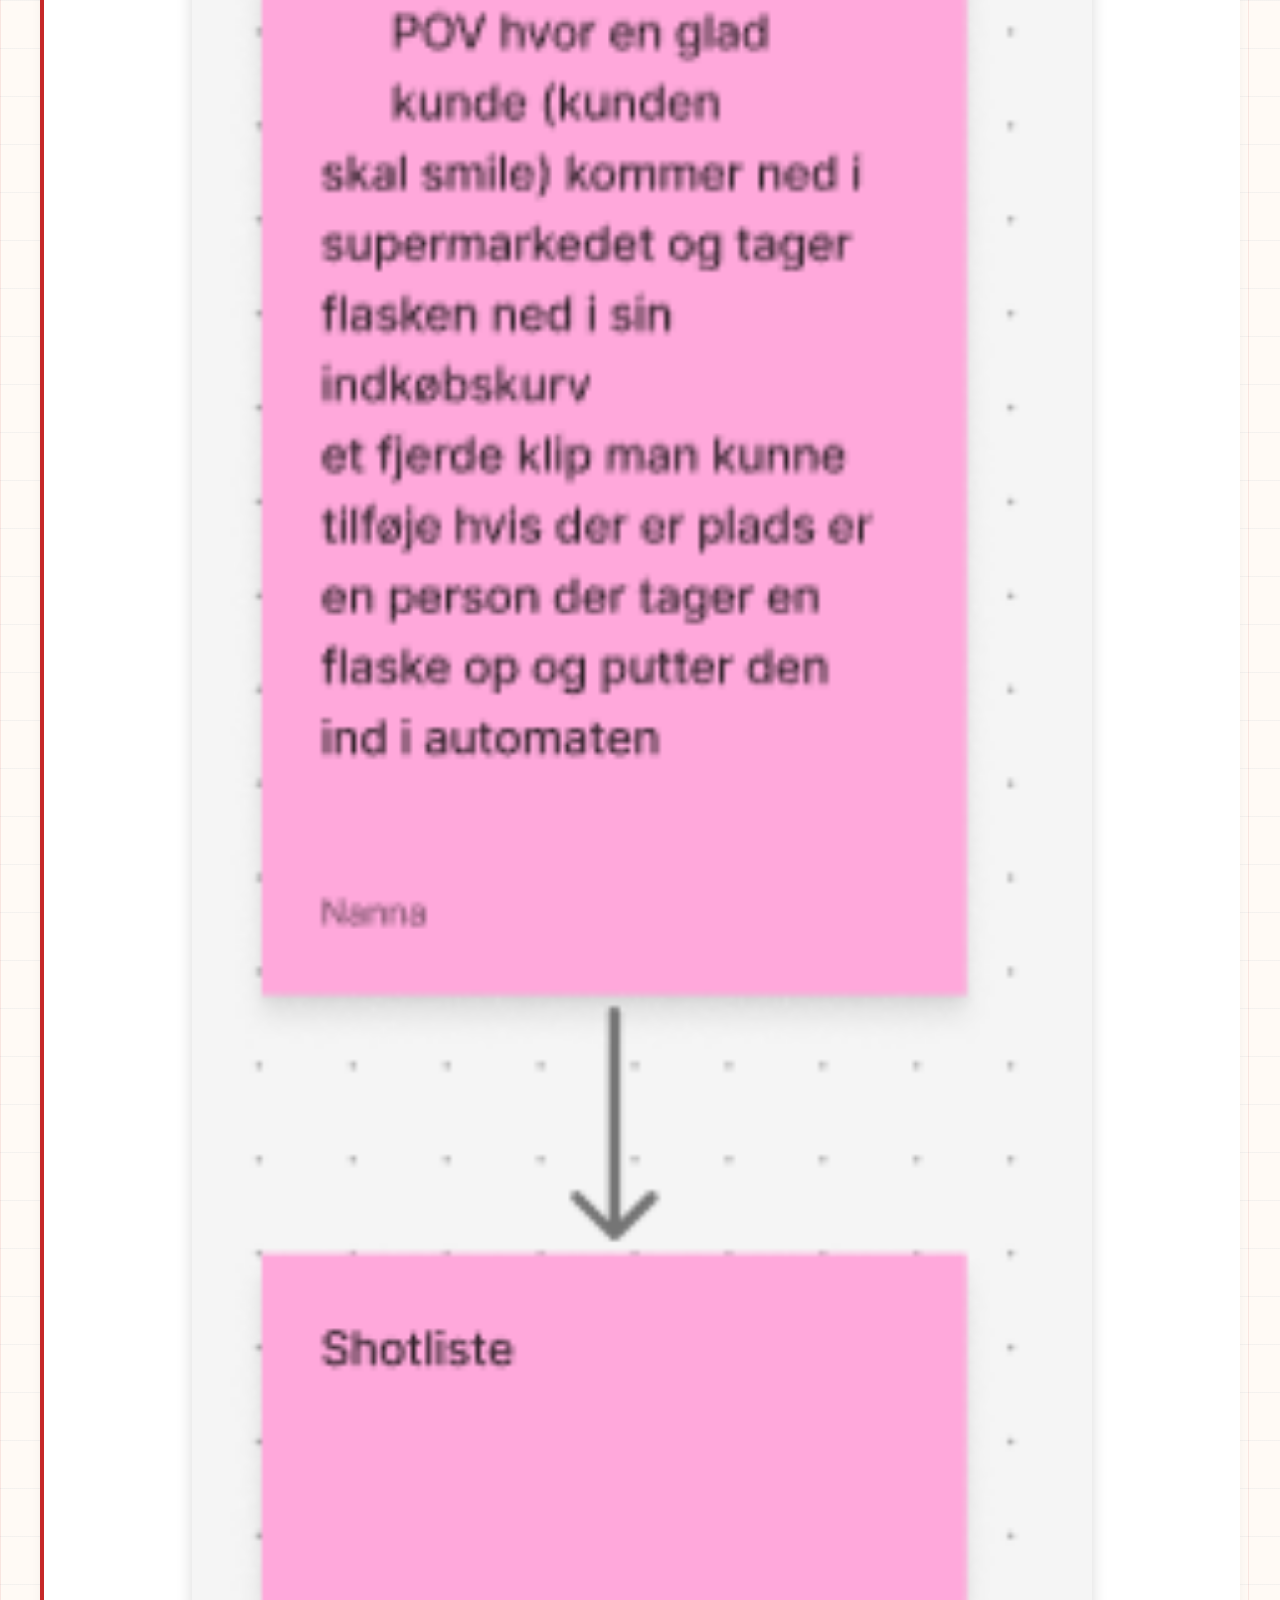
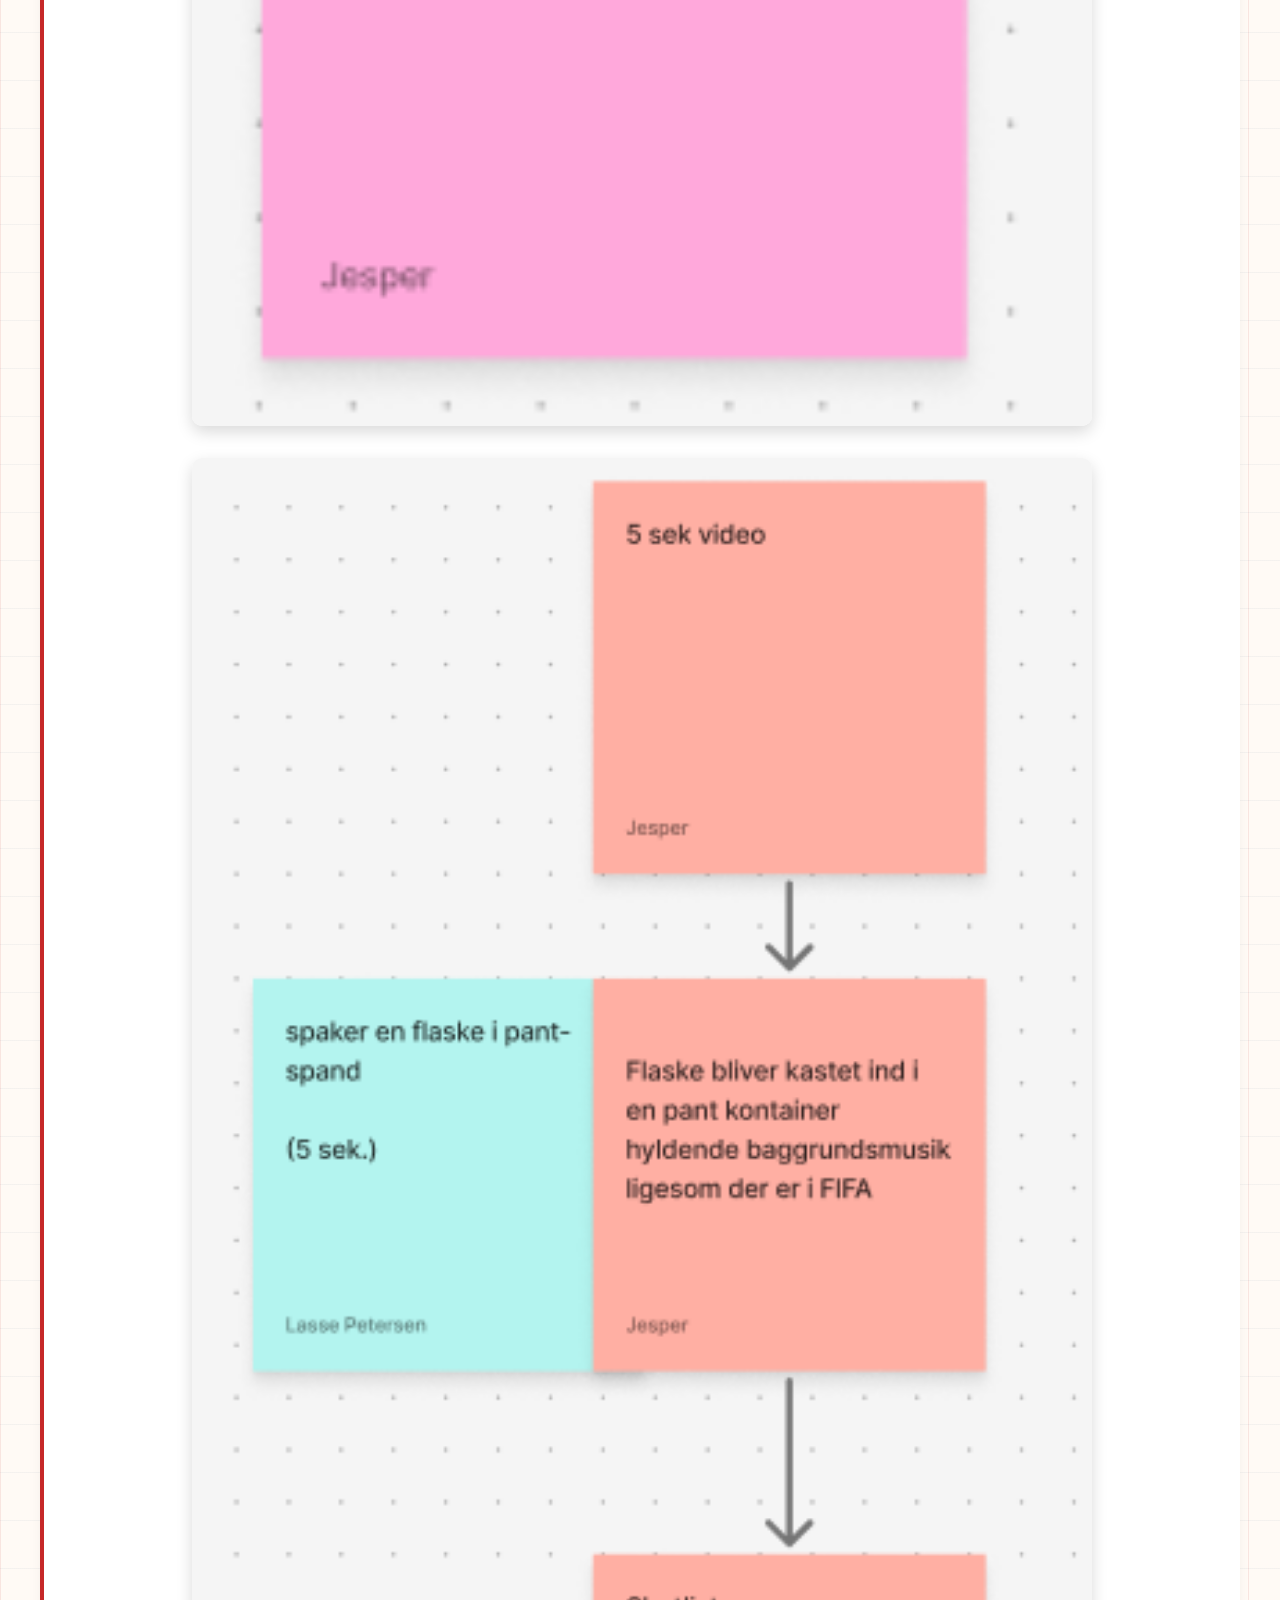
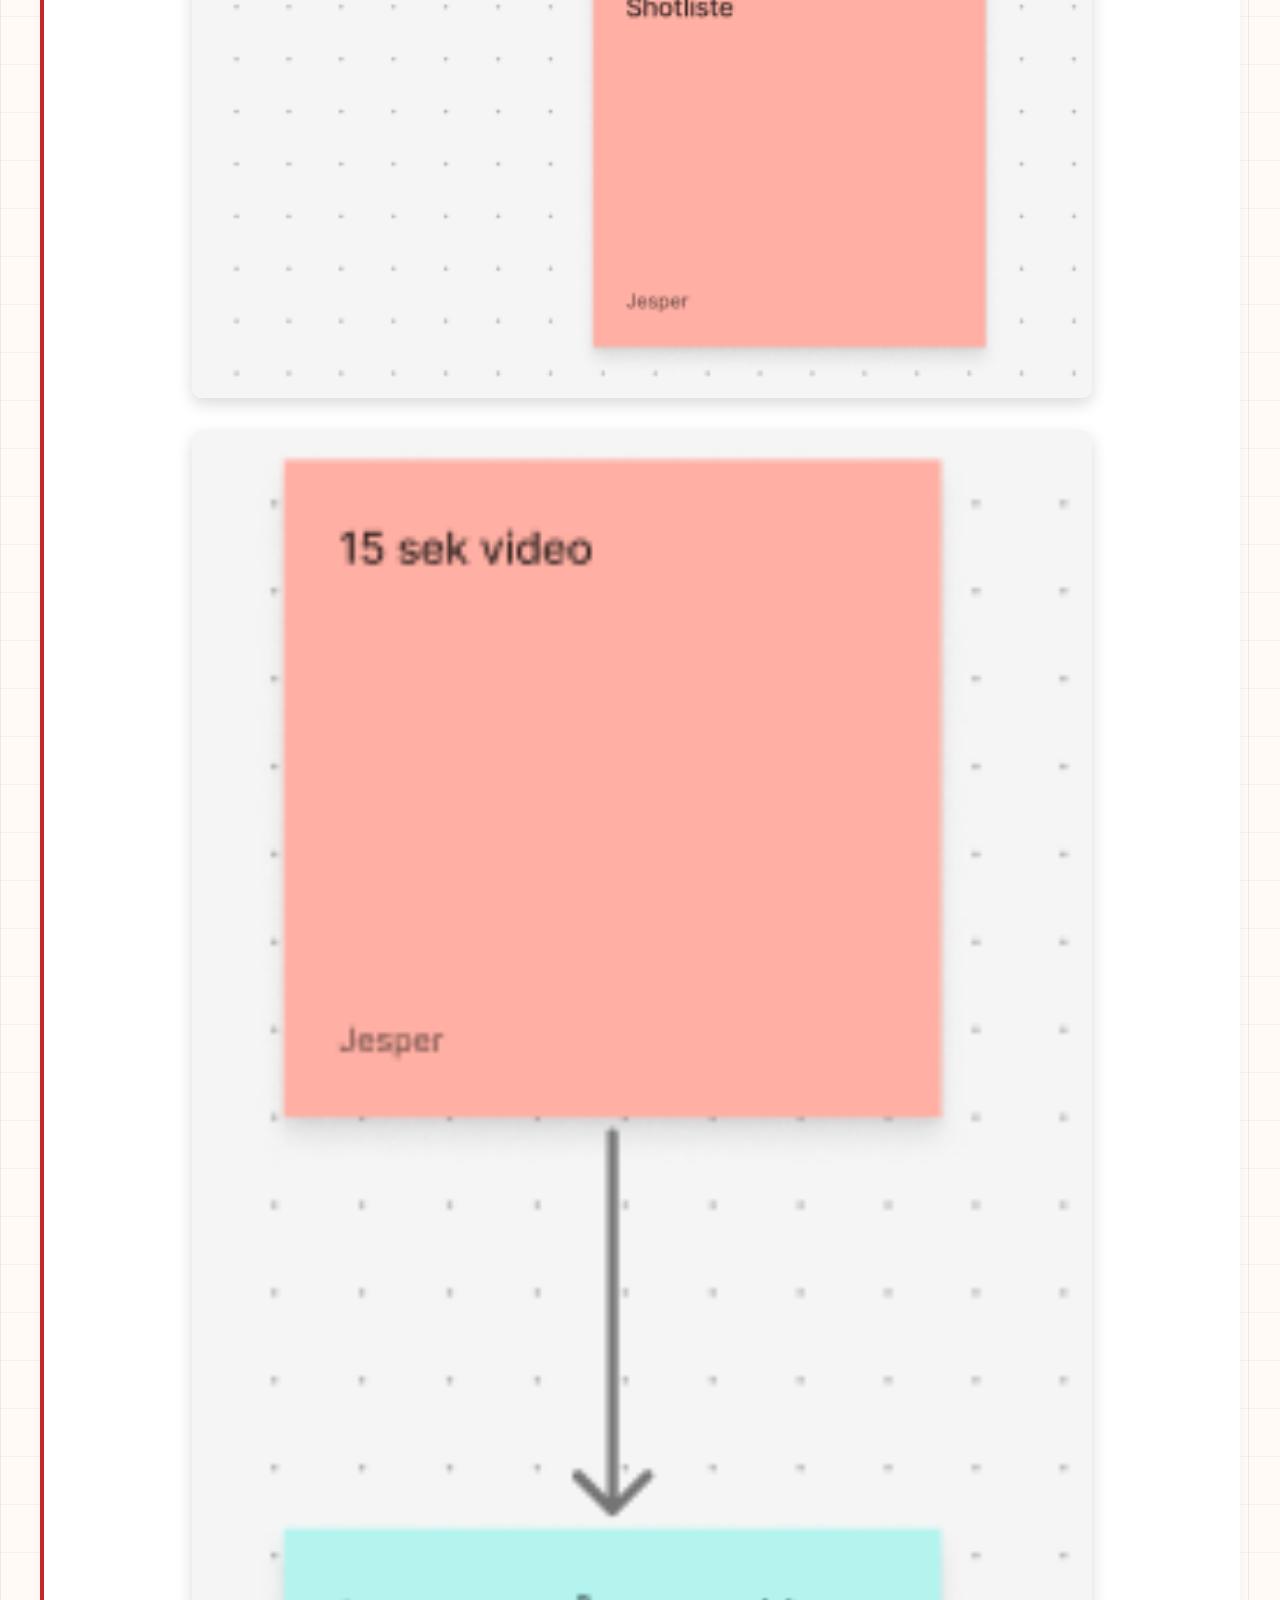
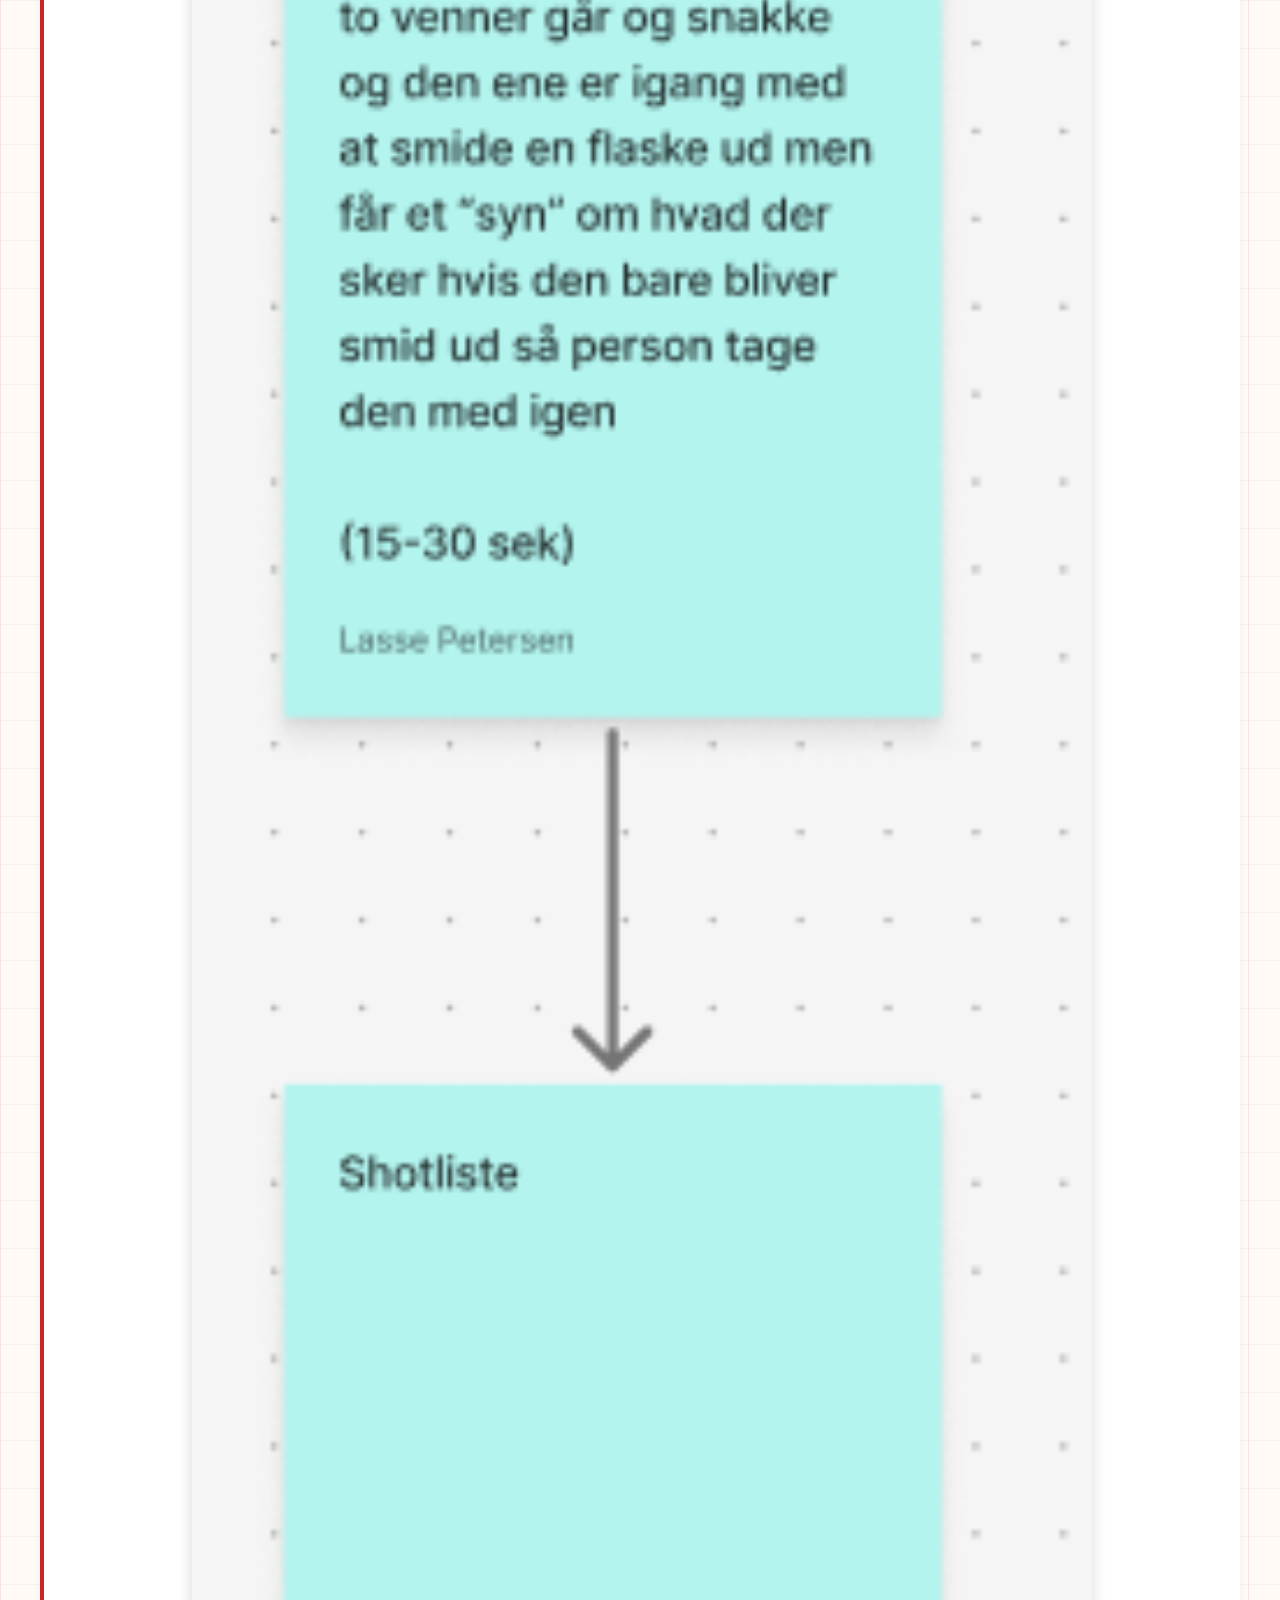
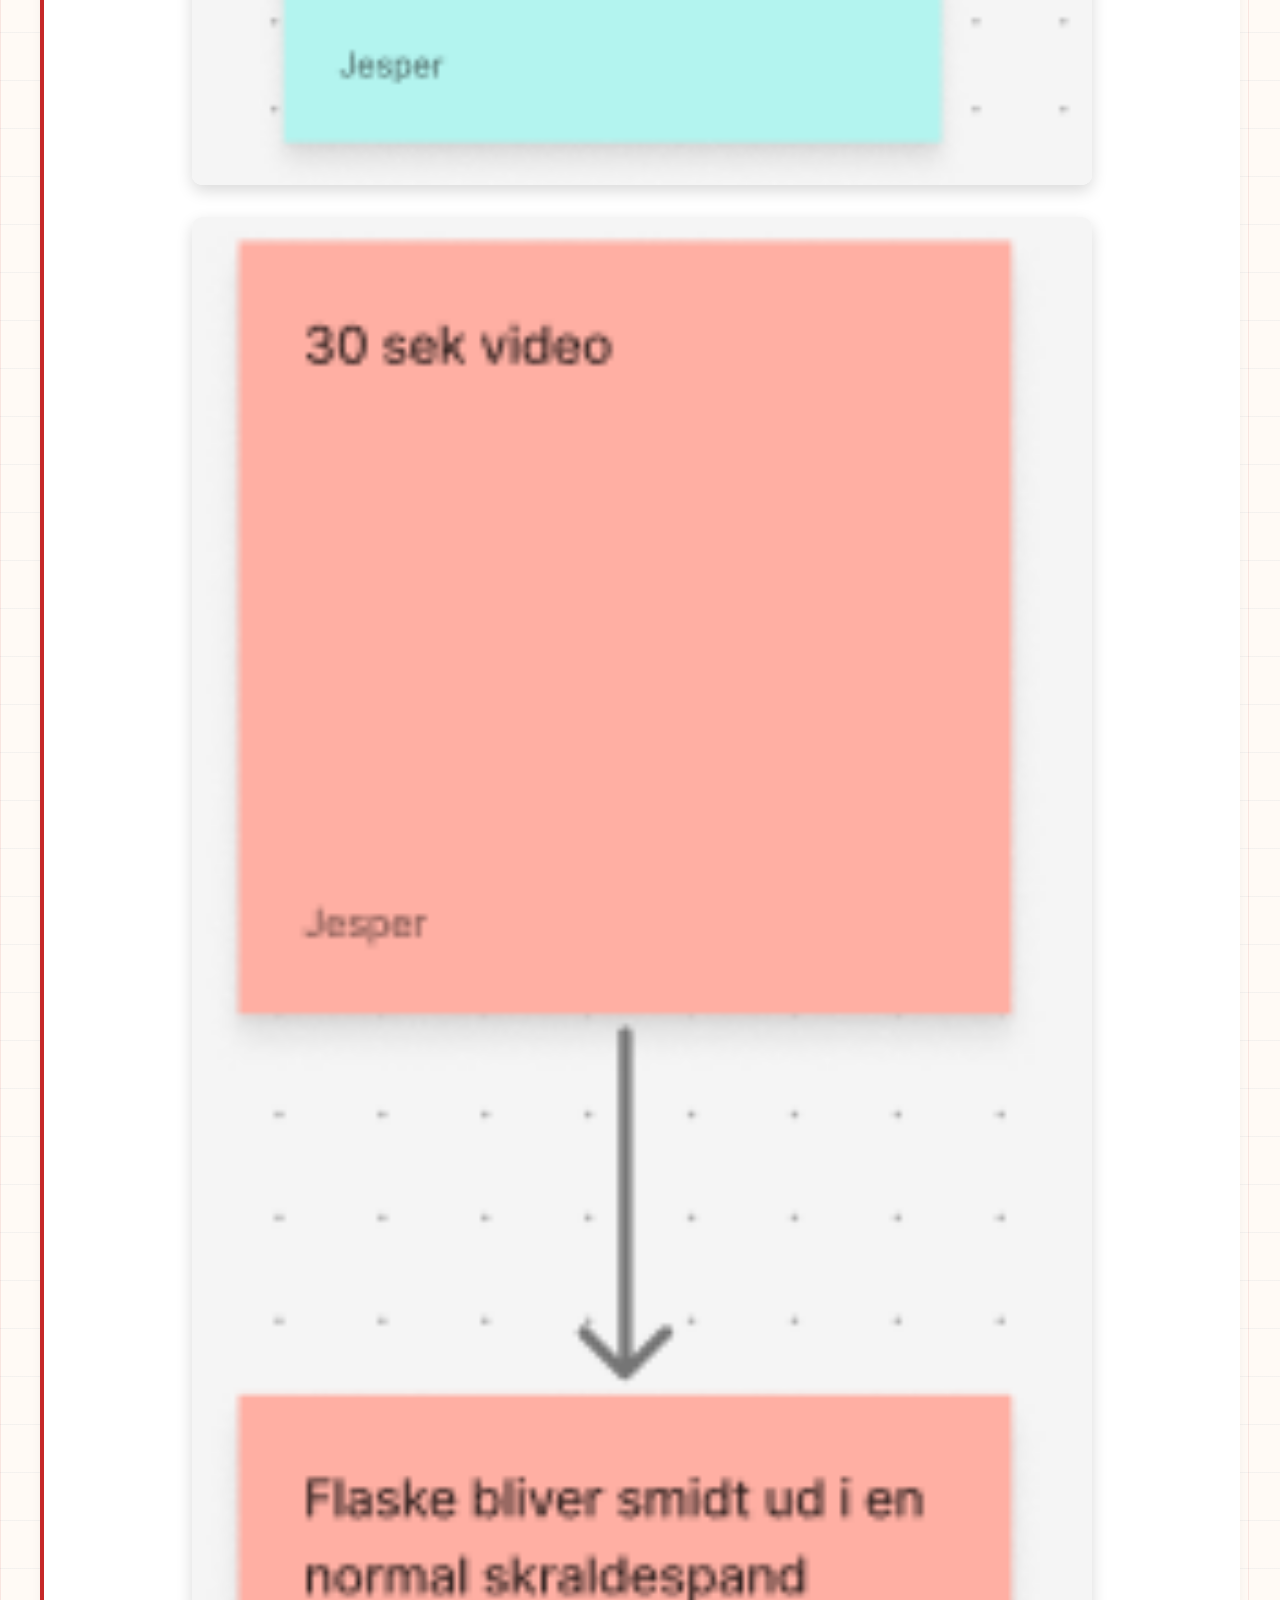
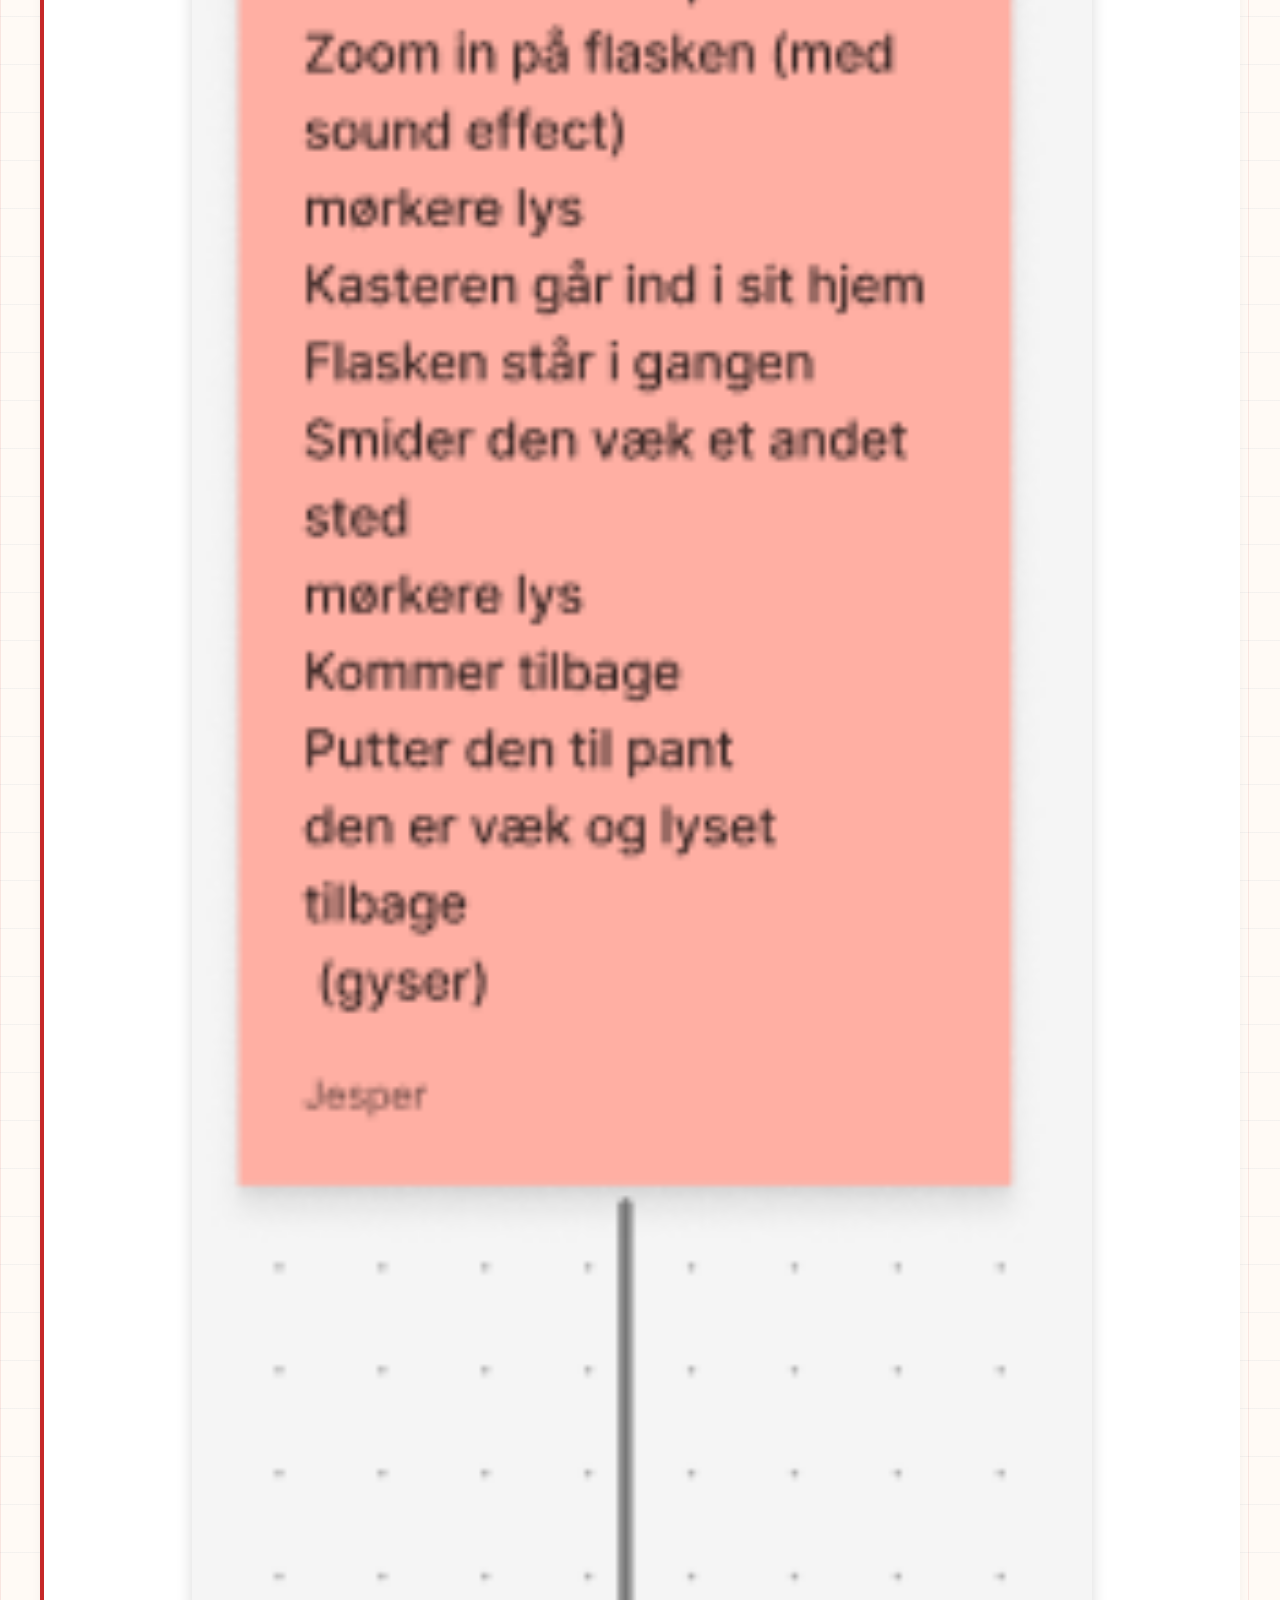
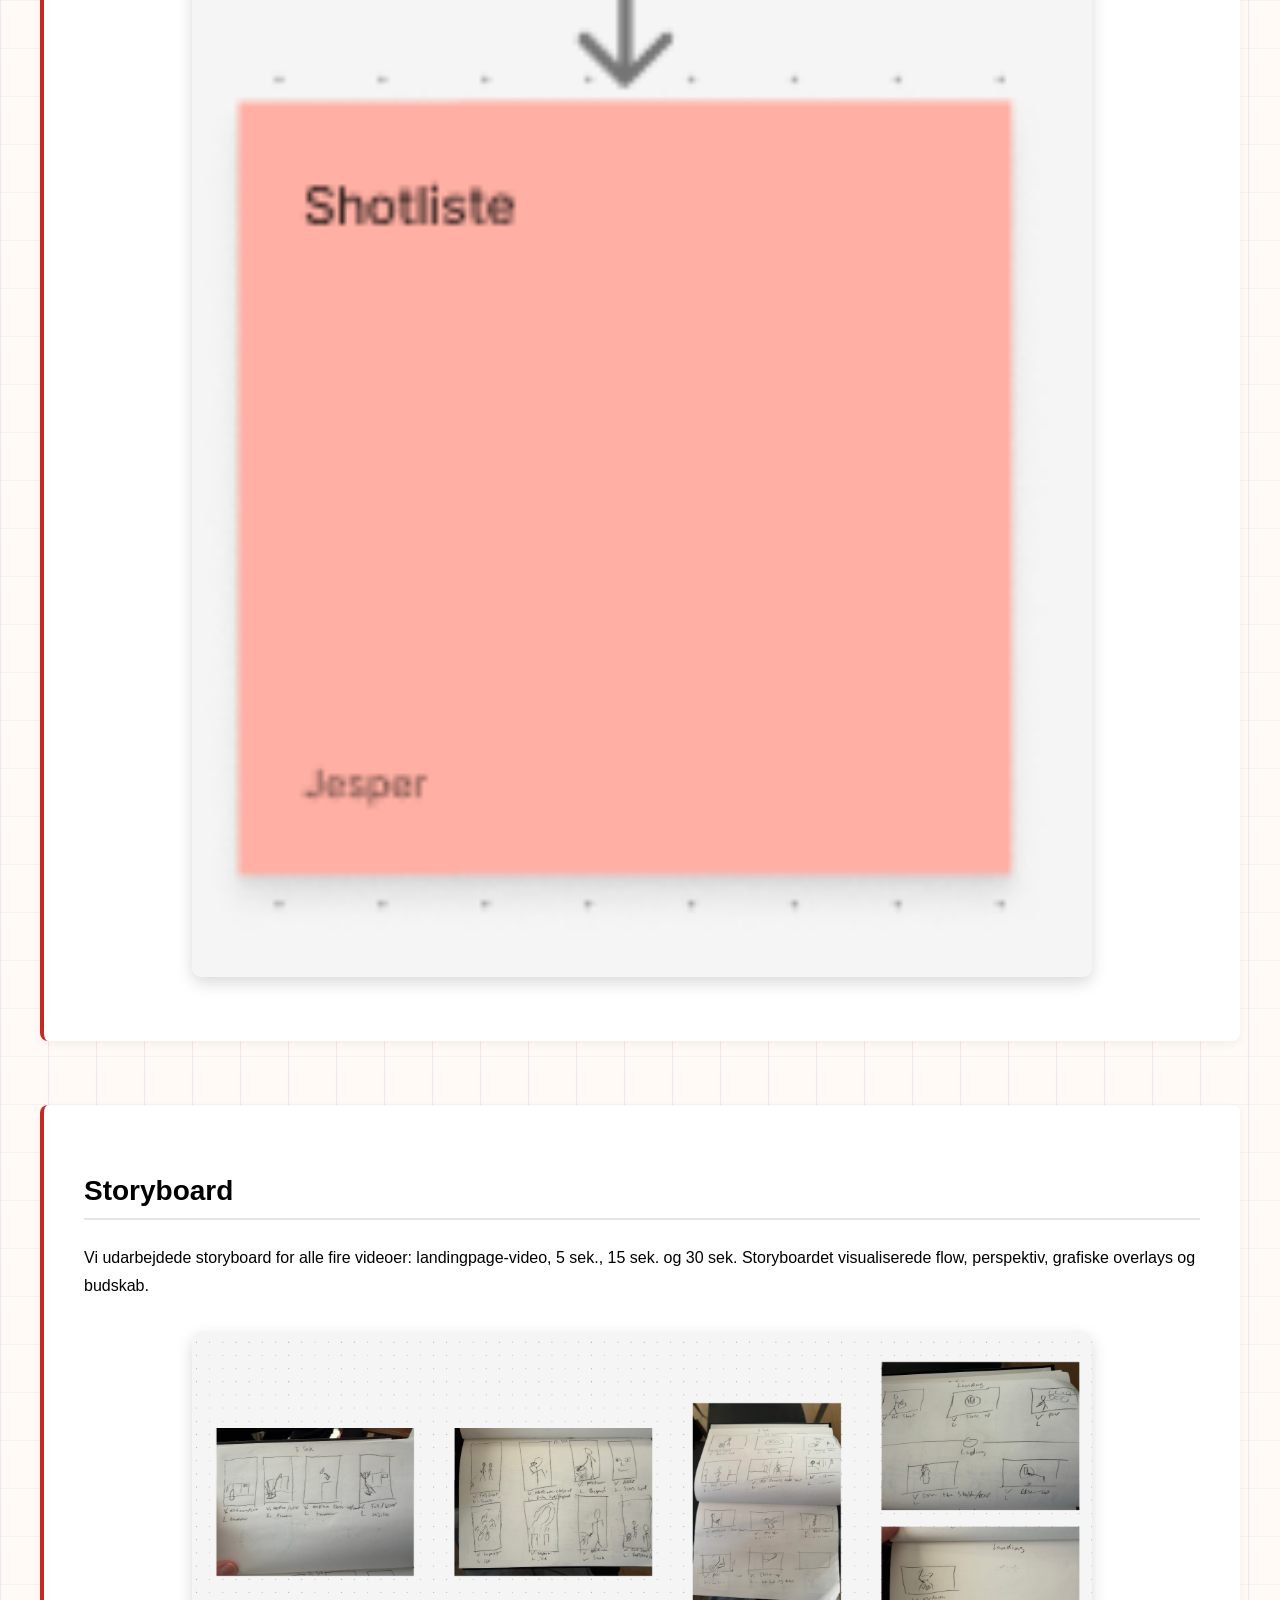
<file: html/flow4.html>
<!doctype html>
<html lang="da">
  <head>
    <meta charset="UTF-8" />
    <meta name="viewport" content="width=device-width, initial-scale=1.0" />
    <title>Flow 4 – Kampagne på tværs af platforme</title>

    <link rel="stylesheet" href="../css/style.css" />
    <link rel="stylesheet" href="../css/flowstyle.css" />
  </head>

  <body>
    <header id="site-header">
      <div class="logo">
        <a href="index.html">Jesper Deetho Jessen</a>
      </div>

      <nav class="navigation">
        <a href="index.html">Forside</a>
        <a href="om-mig.html">Om Mig</a>
        <a href="projekter.html">Projekter</a>
        <a href="kontakt.html">Kontakt</a>
      </nav>
    </header>

    <main class="flow-wrapper">
      <section class="flow-section">
        <h1>Flow 4 – Kampagne på tværs af platforme</h1>
        <p>
          Flow 4 bestod af at udvikle en komplet videokampagne og en landing
          page for en virksomhed, der arbejder med cirkulær økonomi. Kampagnen
          skulle leve på sociale medier i tre videolængder (5 sek., 15 sek. og
          30 sek.) samt en landingpage-video. Vi arbejdede i OLA'er og kom
          igennem research, persona, styleguide, idéudvikling, storyboard og
          test.
        </p>
      </section>

      <section class="flow-section">
        <h2>Virksomhed & Research</h2>
        <p>
          Vi valgte Dansk Retursystem, som driver Danmarks nationale pantsystem.
          Al research pegede på et massivt fokus på genanvendelse, effektiv
          infrastruktur og stærk branding af cirkulær økonomi. Målgruppen blev
          defineret som unge mænd 18–30 år, der ofte handler hurtigt og spontant
          – og hvor pant skal være nemt og give mening i hverdagen. For at
          styrke kampagnens retning udviklede vi en persona baseret på
          målgruppeanalysen. Den repræsenterede en ung, travl forbruger, der
          pantes af praktiske grunde og sjældent tænker over bæredygtighed.
          Kampagnens visuelle stil tog udgangspunkt i Dansk Retursystems farver,
          rene grafiske elementer og korte statement-budskaber. Styleguiden
          sikrede konsistens på tværs af video og landingpage.
        </p>

        <img
          class="flow-image"
          src="../billeder/styleguide_flow4.png"
          alt="Research og kampagne-info"
        />
      </section>

      <section class="flow-section">
        <h2>Scrappede videoideer</h2>
        <p>
          I idéfasen producerede vi en række forslag, som enten blev for lange,
          for komplekse eller ikke ramte målgruppen tydeligt nok. De blev
          dokumenteret som en del af processen.
        </p>

        <img
          class="flow-image"
          src="../billeder/scrappede-ideer.png"
          alt="Scrappede ideer"
        />
      </section>

      <section class="flow-section">
        <h2>Endelige videoideer</h2>
        <p>
          De endelige koncepter blev skåret ind til benet: hurtige, klare,
          visuelt stærke fortællinger med høj genkendelse og tydeligt
          pantbudskab.
        </p>

        <img
          class="flow-image"
          src="../billeder/landingvideo-ide.png"
          alt="Endelige video landingpage"
        />
        <img
          class="flow-image"
          src="../billeder/5sek-video.png"
          alt="Endelige video ideer"
        />
        <img
          class="flow-image"
          src="../billeder/15sek-video.png"
          alt="Endelige video ideer"
        />

        <img
          class="flow-image"
          src="../billeder/30sek-video.png"
          alt="Endelige video ideer"
        />
      </section>

      <section class="flow-section">
        <h2>Storyboard</h2>
        <p>
          Vi udarbejdede storyboard for alle fire videoer: landingpage-video, 5
          sek., 15 sek. og 30 sek. Storyboardet visualiserede flow, perspektiv,
          grafiske overlays og budskab.
        </p>

        <img
          class="flow-image"
          src="../billeder/storyboard.png"
          alt="Storyboard skitser"
        />
      </section>

      <section class="flow-section">
        <h2>Wireframe – Landing page</h2>
        <p>
          Landingpagen blev planlagt med en video som hero-element, efterfulgt
          af tekst om Dansk Retursystem og klar forklaring af pantens værdi.
          Wireframen lagde grundstrukturen for den færdige løsning.
        </p>

        <img
          class="flow-image"
          src="../billeder/wireframe.png"
          alt="Wireframe for landingpage"
        />
      </section>

      <section class="flow-section">
        <h2>Resultat</h2>
        <p>
          Det færdige flow resulterede i fire videoer og en landingpage, alle i
          et ensartet visuelt udtryk og målrettet de sociale medier. Kampagnen
          kommunikerer pantens værdi gennem hurtige klip, klare pointer og en
          let, genkendelig grafisk stil.
        </p>
      </section>

      <section class="flow-section">
        <h2>Hvad jeg lærte</h2>
        <p>
          Jeg fik praktisk erfaring med videoproduktion, storyboard,
          målgruppedrevet kommunikation gennem SoMe-videoer, samarbejde i OLA'er
          og udvikling af landingpages med konsistent visuelt udtryk. Flowet
          trænede både konceptudvikling, test og struktureret aflevering.
        </p>
      </section>
    </main>

    <footer id="site-footer">
      <p>© 2025 Jesper Deetho Jessen</p>
    </footer>
    <script src="../js/header.js"></script>
    <script src="../js/footer.js"></script>
  </body>
</html>
</file>
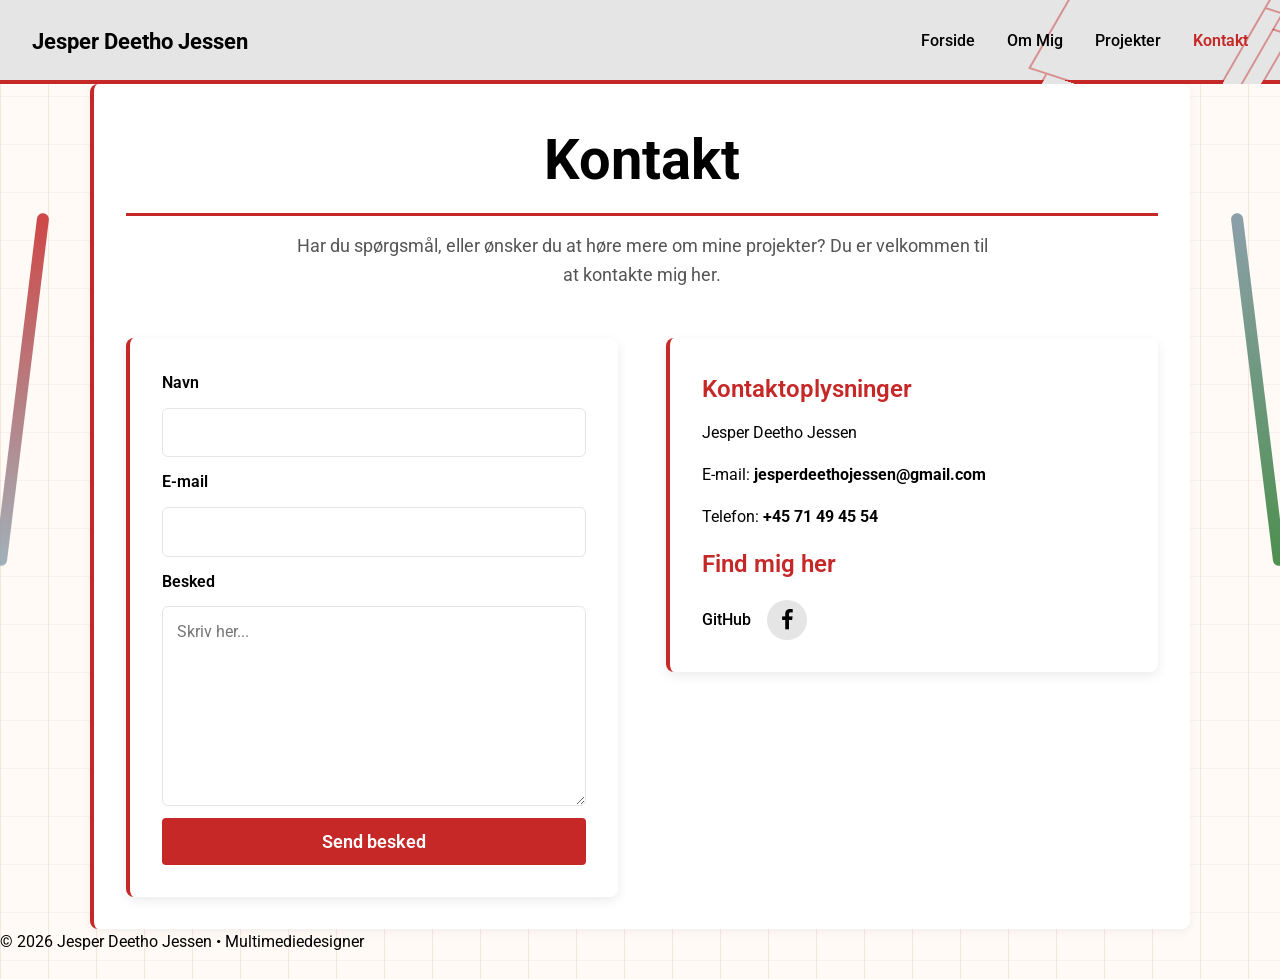
<file: html/kontakt.html>
<!doctype html>
<html lang="da">
  <head>
    <meta charset="UTF-8" />
    <meta name="viewport" content="width=device-width, initial-scale=1.0" />

    <link rel="stylesheet" href="../css/style.css" />
    <link rel="stylesheet" href="../css/kontaktstyle.css" />

    <link
      href="https://fonts.googleapis.com/css2?family=Roboto:wght@300;400;500;700&display=swap"
      rel="stylesheet"
    />

    <link
      rel="stylesheet"
      href="https://cdnjs.cloudflare.com/ajax/libs/font-awesome/4.7.0/css/font-awesome.min.css"
    />

    <title>Kontakt – Jesper Deetho Jessen</title>
  </head>

  <body>
    <header id="site-header">
      <div class="logo">
        <a href="index.html">Jesper Deetho Jessen</a>
      </div>

      <nav class="navigation">
        <a href="index.html">Forside</a>
        <a href="om-mig.html">Om Mig</a>
        <a href="projekter.html">Projekter</a>
        <a href="kontakt.html" class="active">Kontakt</a>
      </nav>
    </header>

    <main>
      <section class="kontakt-container">
        <h1>Kontakt</h1>
        <p>
          Har du spørgsmål, eller ønsker du at høre mere om mine projekter? Du
          er velkommen til at kontakte mig her.
        </p>

        <div class="kontakt">
          <!-- Kontaktformular -->
          <form
            class="form"
            action="https://formspree.io/f/mnnegvke"
            method="POST"
          >
            <label for="navn">Navn</label>
            <input type="text" id="navn" name="navn" required />

            <label for="email">E-mail</label>
            <input type="email" id="email" name="email" required />

            <label for="besked">Besked</label>
            <textarea
              id="besked"
              name="besked"
              placeholder="Skriv her..."
              required
            ></textarea>

            <button type="submit" class="btn-primary">Send besked</button>
          </form>

          <div class="info">
            <h3>Kontaktoplysninger</h3>
            <p>Jesper Deetho Jessen</p>
            <p>E-mail: <strong>jesperdeethojessen@gmail.com</strong></p>
            <p>Telefon: <strong>+45 71 49 45 54</strong></p>

            <h3>Find mig her</h3>
            <ul class="social-links">
              <li><a href="https://github.com/boiocybur">GitHub</a></li>
              <li>
                <a
                  href="https://www.facebook.com/jesper.deethojessen"
                  class="fa fa-facebook"
                  aria-label="Facebook"
                  target="_blank"
                  rel="noopener noreferrer"
                ></a>
              </li>
            </ul>
          </div>
        </div>
      </section>
    </main>

    <footer id="site-footer">
      <p>© 2025 Jesper Deetho Jessen • Multimediedesigner</p>
    </footer>
    <script src="../js/header.js"></script>
    <script src="../js/footer.js"></script>
    <script src="../js/form.js"></script>
  </body>
</html>
</file>
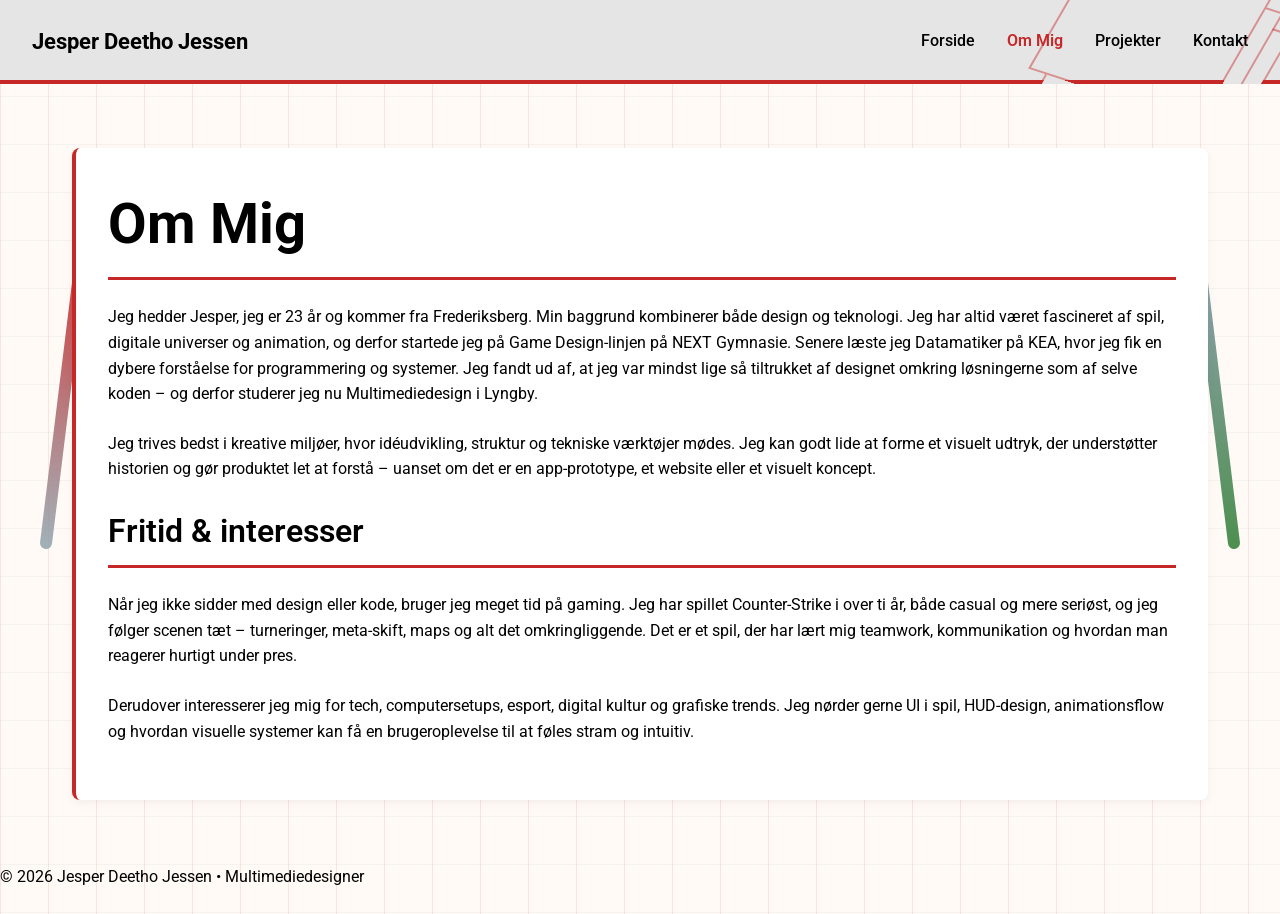
<file: html/om-mig.html>
<!doctype html>
<html lang="da">
  <head>
    <meta charset="UTF-8" />
    <meta name="viewport" content="width=device-width, initial-scale=1.0" />

    <link rel="stylesheet" href="../css/style.css" />
    <link rel="preconnect" href="https://fonts.googleapis.com" />
    <link rel="preconnect" href="https://fonts.gstatic.com" crossorigin />
    <link
      href="https://fonts.googleapis.com/css2?family=Roboto:wght@300;400;500;700&display=swap"
      rel="stylesheet"
    />

    <title>Om Mig – Jesper Deetho Jessen</title>
  </head>

  <body>
    <header id="site-header">
      <div class="logo">
        <a href="index.html">Jesper Deetho Jessen</a>
      </div>

      <nav class="navigation">
        <a href="index.html">Forside</a>
        <a href="om-mig.html" class="active">Om Mig</a>
        <a href="projekter.html">Projekter</a>
        <a href="kontakt.html">Kontakt</a>
      </nav>
    </header>

    <!-- MAIN -->
    <main class="container">
      <section class="about-wrapper">
        <h1>Om Mig</h1>

        <p>
          Jeg hedder Jesper, jeg er 23 år og kommer fra Frederiksberg. Min
          baggrund kombinerer både design og teknologi. Jeg har altid været
          fascineret af spil, digitale universer og animation, og derfor
          startede jeg på Game Design-linjen på NEXT Gymnasie. Senere læste jeg
          Datamatiker på KEA, hvor jeg fik en dybere forståelse for
          programmering og systemer. Jeg fandt ud af, at jeg var mindst lige så
          tiltrukket af designet omkring løsningerne som af selve koden – og
          derfor studerer jeg nu Multimediedesign i Lyngby.
        </p>

        <p>
          Jeg trives bedst i kreative miljøer, hvor idéudvikling, struktur og
          tekniske værktøjer mødes. Jeg kan godt lide at forme et visuelt
          udtryk, der understøtter historien og gør produktet let at forstå –
          uanset om det er en app-prototype, et website eller et visuelt
          koncept.
        </p>

        <h2>Fritid & interesser</h2>

        <p>
          Når jeg ikke sidder med design eller kode, bruger jeg meget tid på
          gaming. Jeg har spillet Counter-Strike i over ti år, både casual og
          mere seriøst, og jeg følger scenen tæt – turneringer, meta-skift, maps
          og alt det omkringliggende. Det er et spil, der har lært mig teamwork,
          kommunikation og hvordan man reagerer hurtigt under pres.
        </p>

        <p>
          Derudover interesserer jeg mig for tech, computersetups, esport,
          digital kultur og grafiske trends. Jeg nørder gerne UI i spil,
          HUD-design, animationsflow og hvordan visuelle systemer kan få en
          brugeroplevelse til at føles stram og intuitiv.
        </p>
      </section>
    </main>

    <footer id="site-footer">
      <p>© 2025 Jesper Deetho Jessen</p>
    </footer>
    <script src="../js/header.js"></script>
    <script src="../js/footer.js"></script>
  </body>
</html>
</file>
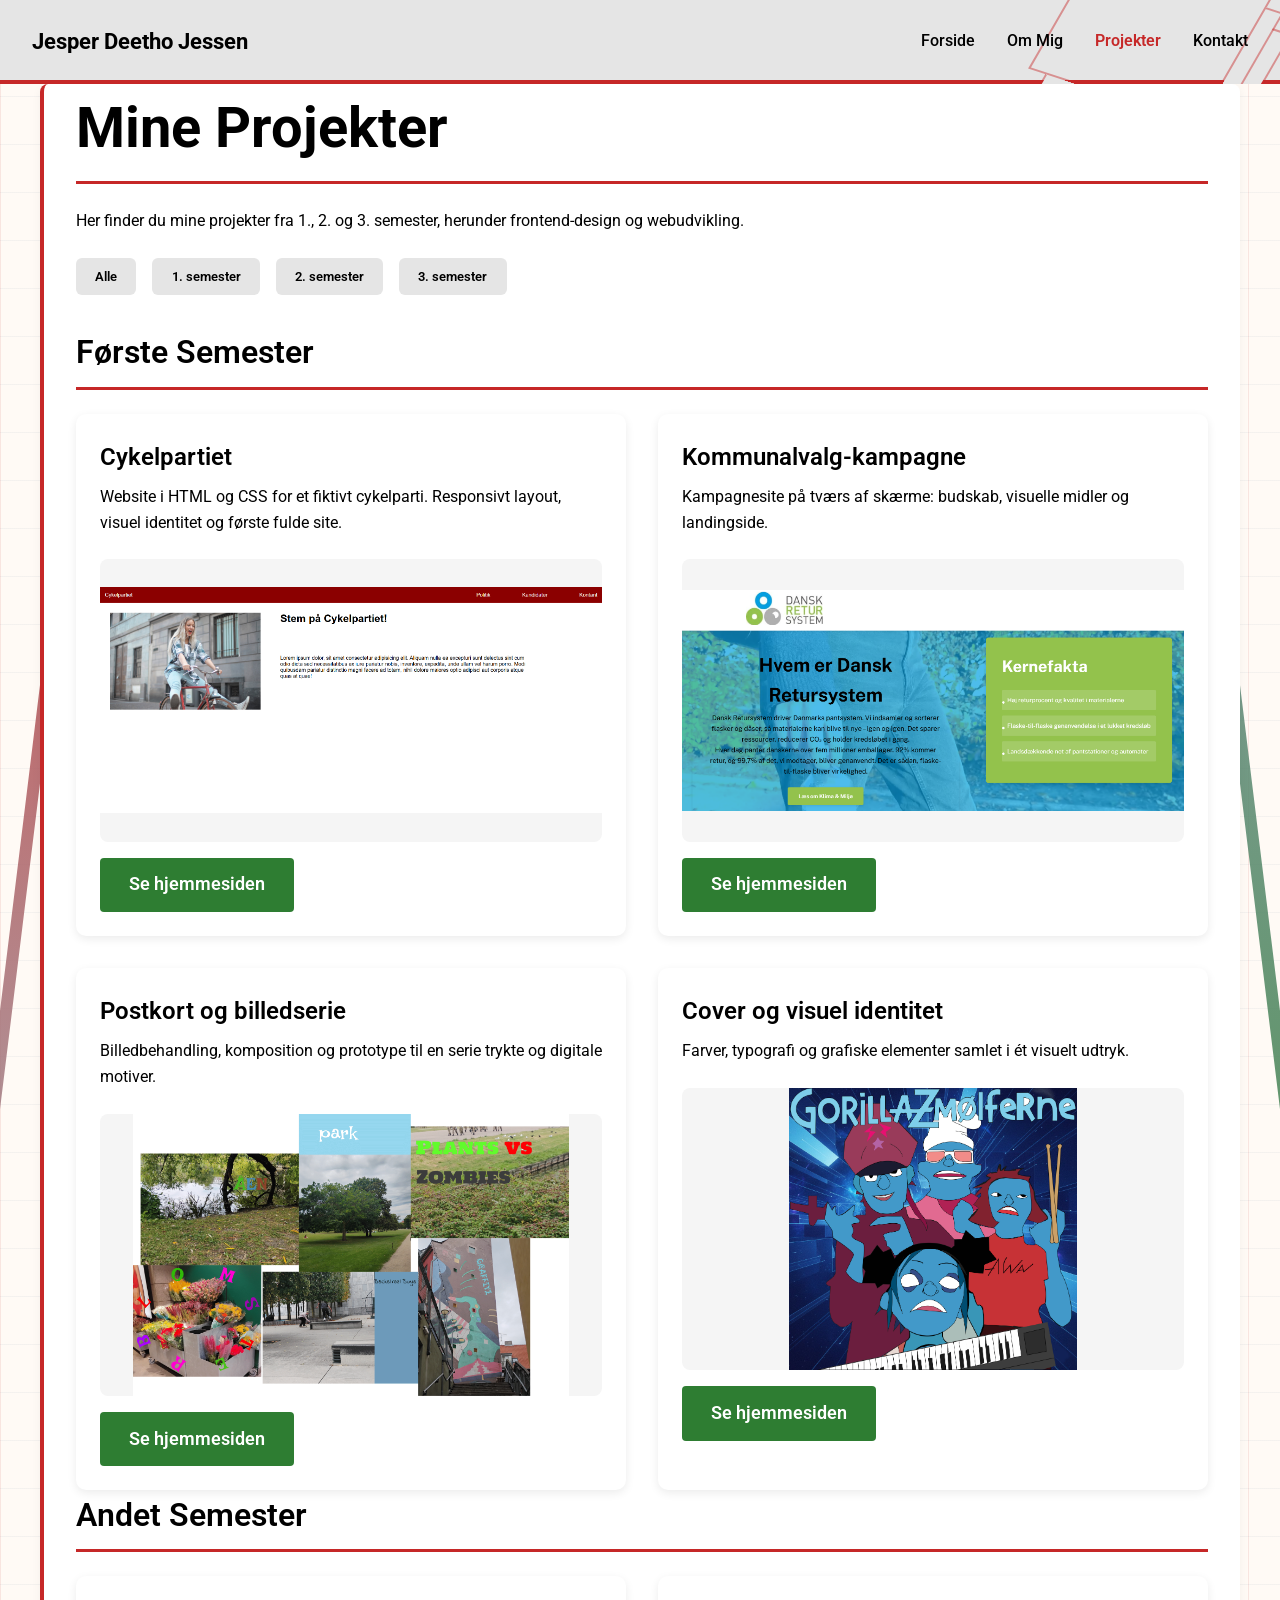
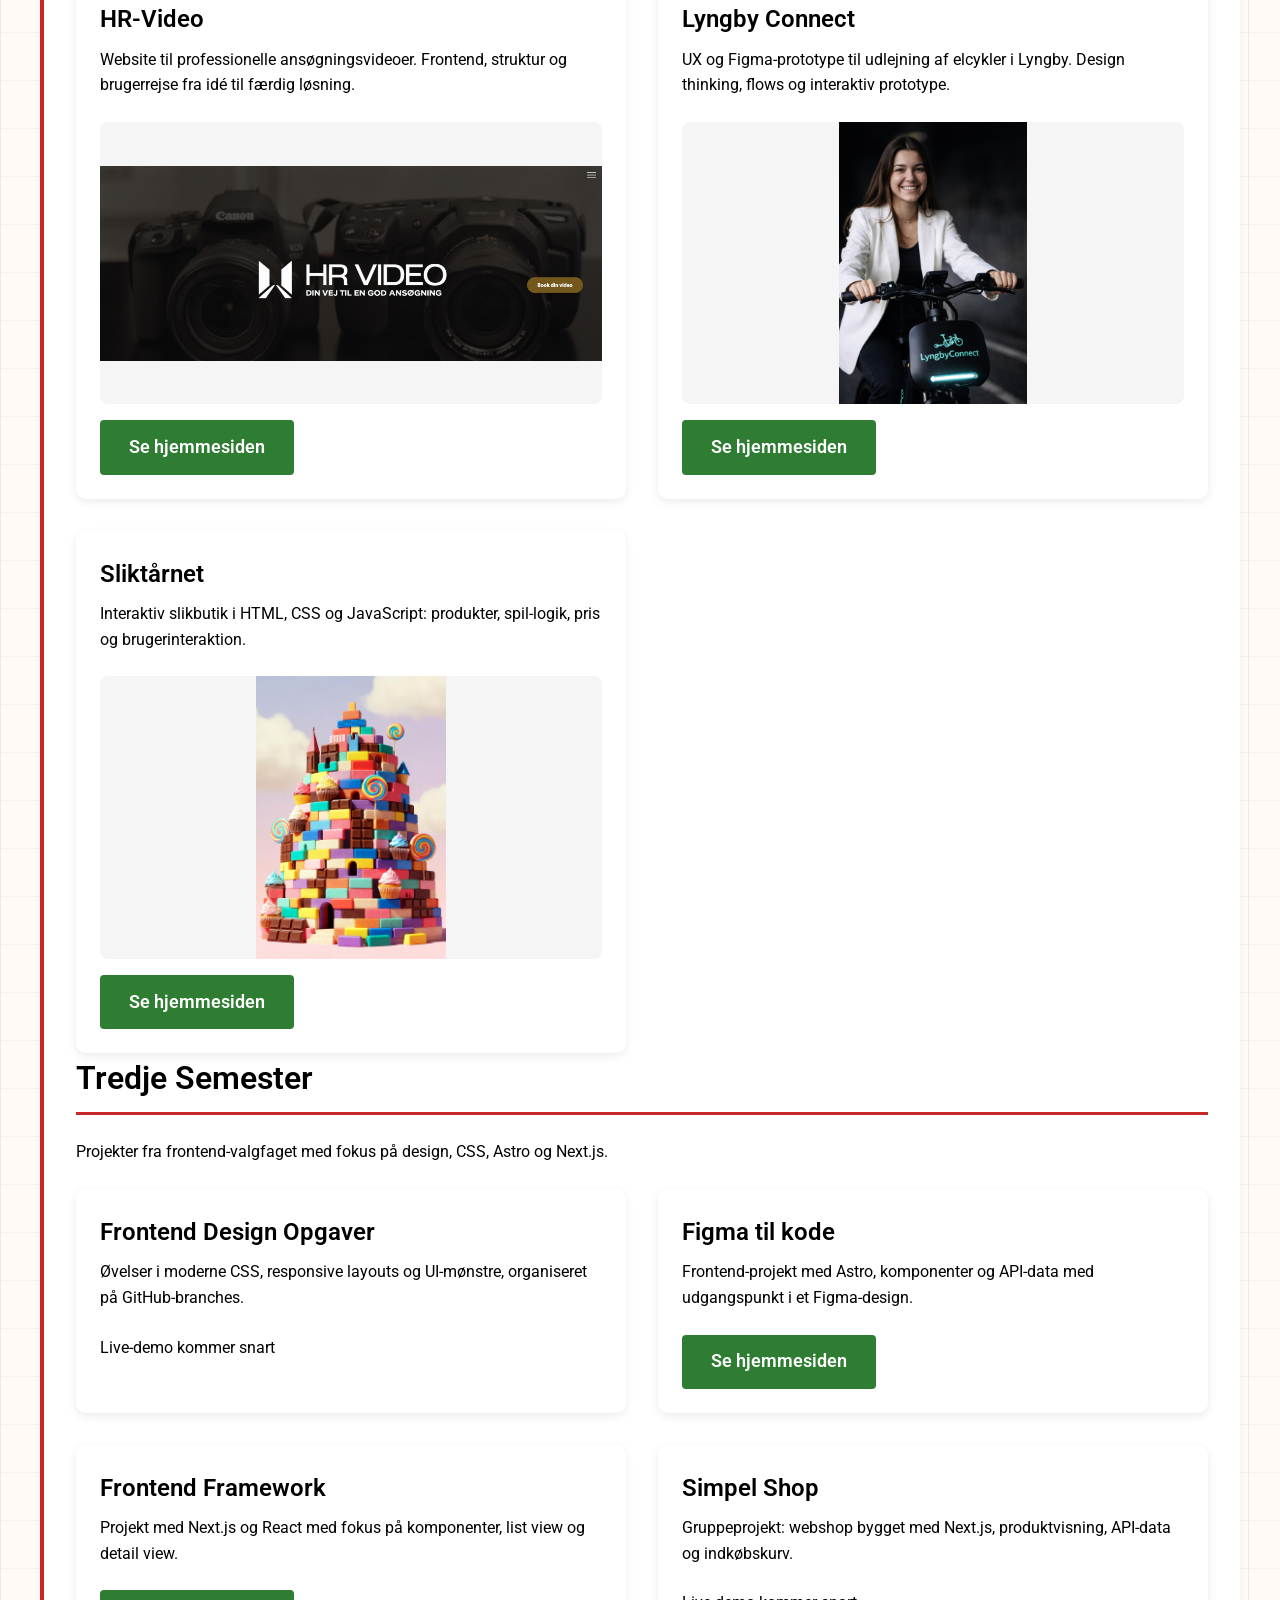
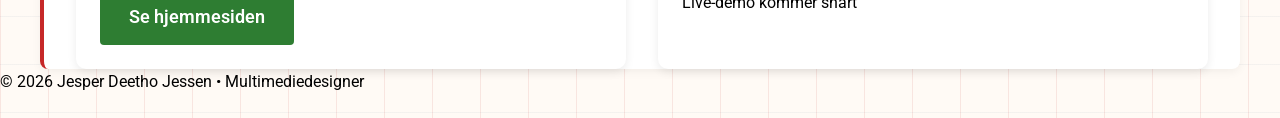
<file: html/projekter.html>
<!doctype html>

<html lang="da">
  <head>
    <meta charset="utf-8" />
    <meta content="width=device-width, initial-scale=1.0" name="viewport" />
    <link href="../css/style.css" rel="stylesheet" />
    <link
      href="https://fonts.googleapis.com/css2?family=Roboto:wght@300;400;500;700&amp;display=swap"
      rel="stylesheet"
    />
    <title>Projekter – Jesper Deetho Jessen</title>
  </head>
  <body>
    <header id="site-header">
      <div class="logo">
        <a href="index.html">Jesper Deetho Jessen</a>
      </div>
      <nav class="navigation">
        <a href="index.html">Forside</a>
        <a href="om-mig.html">Om Mig</a>
        <a class="active" href="projekter.html">Projekter</a>
        <a href="kontakt.html">Kontakt</a>
      </nav>
    </header>
    <main>
      <section class="projects container">
        <h1>Mine Projekter</h1>
        <p class="projekter-intro">
          Her finder du mine projekter fra 1., 2. og 3. semester, herunder frontend-design og webudvikling.
        </p>
        <div class="project-filters">
          <button data-semester="all">Alle</button>
          <button data-semester="1">1. semester</button>
          <button data-semester="2">2. semester</button>
          <button data-semester="3">3. semester</button>
        </div>
        <div class="first-semester">
          <h2>Første Semester</h2>
          <div class="project-grid" id="project-grid-1"></div>
        </div>
        <div class="second-semester">
          <h2>Andet Semester</h2>
          <div class="project-grid" id="project-grid-2"></div>
        </div>

        <div class="third-semester">
          <h2>Tredje Semester</h2>
          <p>Projekter fra frontend-valgfaget med fokus på design, CSS, Astro og Next.js.</p>
          <div class="project-grid" id="project-grid-3"></div>
        </div>
      </section>
    </main>
    <footer id="site-footer">
      <p>© 2025 Jesper Deetho Jessen • Multimediedesigner</p>
    </footer>
    <script src="../js/header.js"></script>
    <script src="../js/footer.js"></script>
    <script src="../js/projekter.js"></script>
  </body>
</html>
</file>
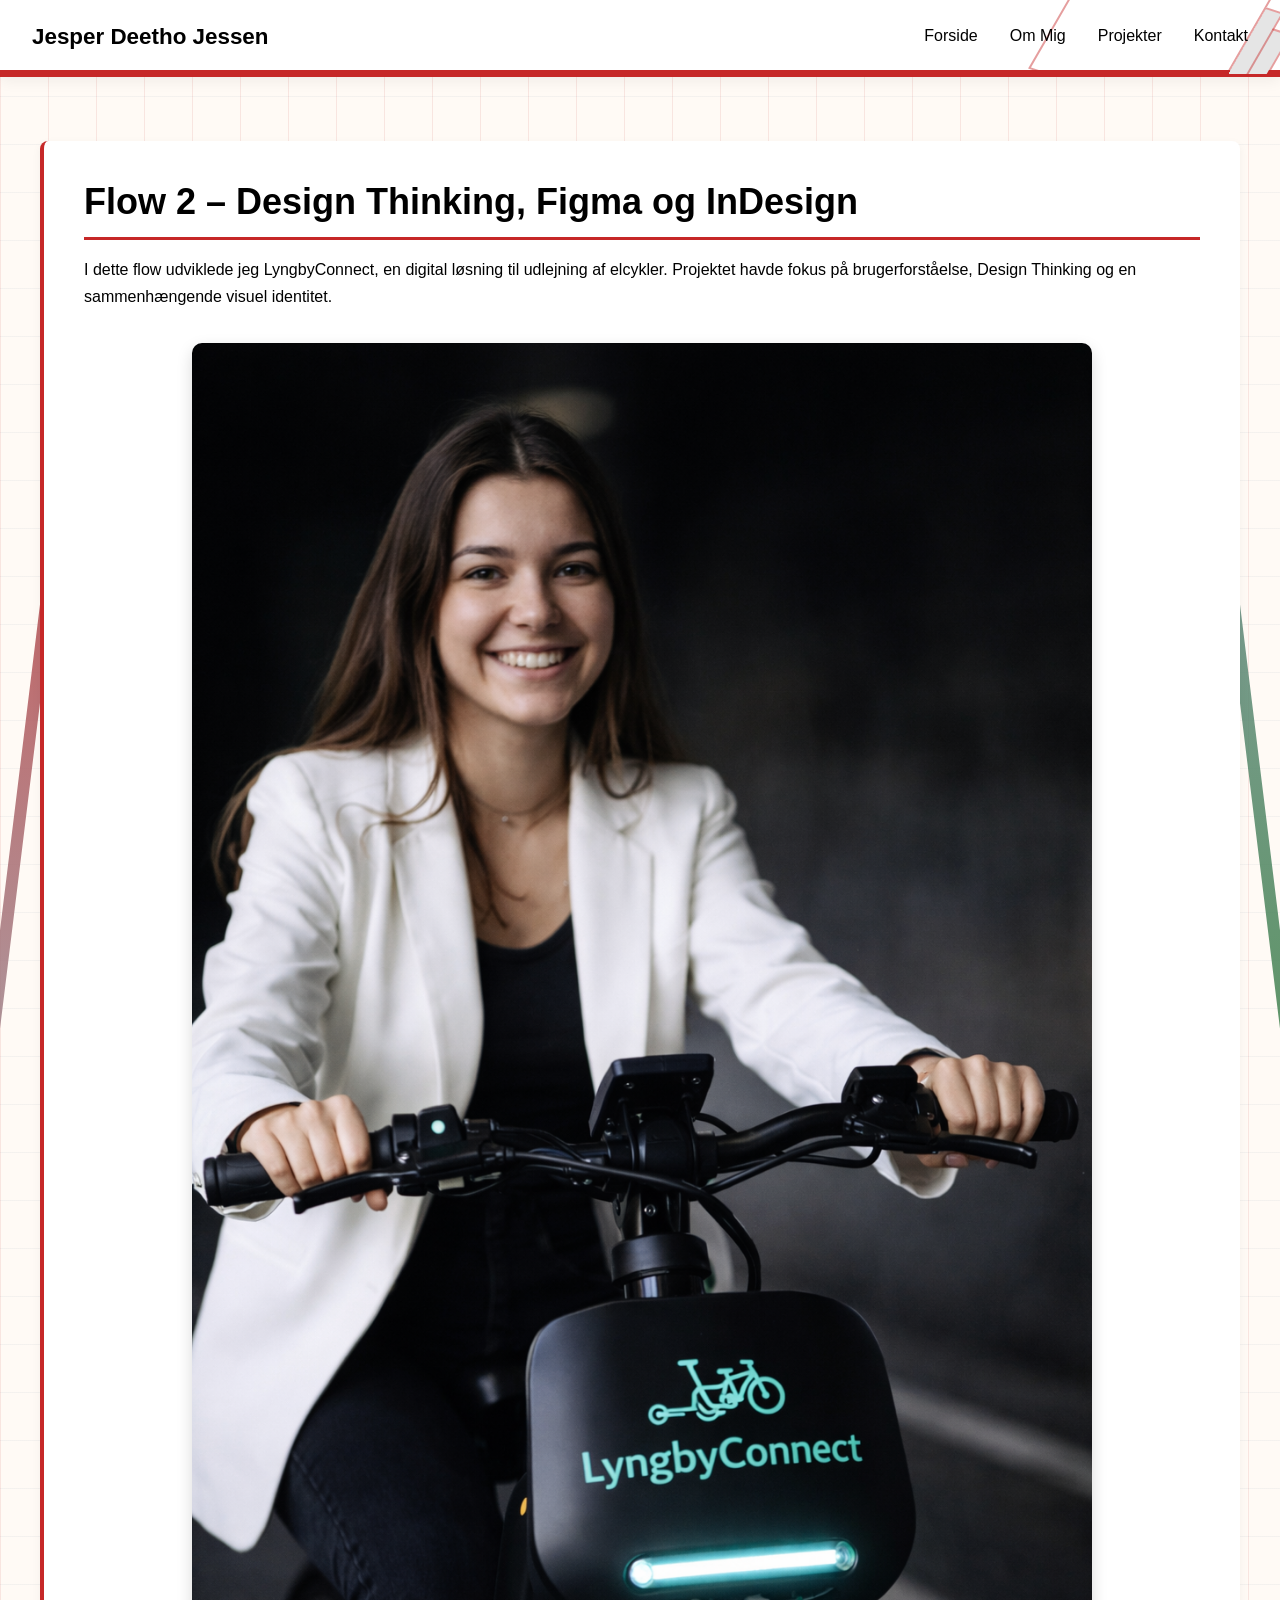
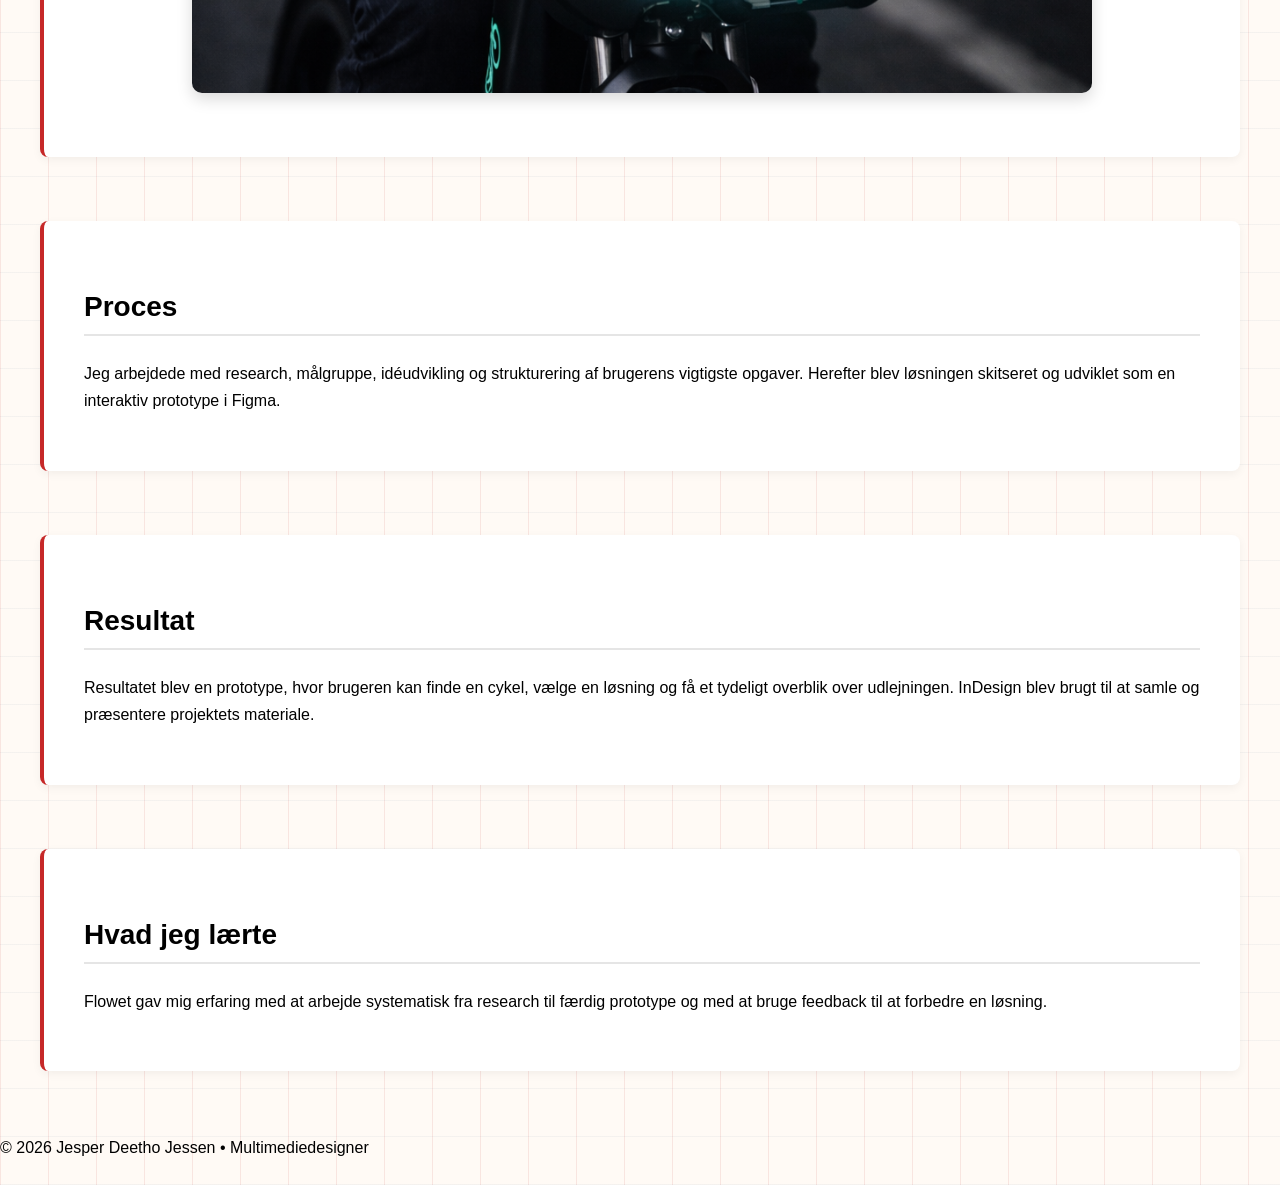
<file: html/semester2-flow2.html>
<!doctype html>
<html lang="da">
  <head>
    <meta charset="UTF-8" />
    <meta name="viewport" content="width=device-width, initial-scale=1.0" />
    <title>Flow 2 – Design Thinking og Figma</title>
    <link rel="stylesheet" href="../css/style.css" />
    <link rel="stylesheet" href="../css/flowstyle.css" />
  </head>
  <body>
    <header id="site-header"></header>

    <main class="flow-wrapper">
      <section class="flow-section">
        <h1>Flow 2 – Design Thinking, Figma og InDesign</h1>
        <p>
          I dette flow udviklede jeg LyngbyConnect, en digital løsning til
          udlejning af elcykler. Projektet havde fokus på brugerforståelse,
          Design Thinking og en sammenhængende visuel identitet.
        </p>
        <img
          class="flow-image"
          src="../billeder/lyngbyconnect.png"
          alt="LyngbyConnect elcykel"
        />
      </section>

      <section class="flow-section">
        <h2>Proces</h2>
        <p>
          Jeg arbejdede med research, målgruppe, idéudvikling og strukturering
          af brugerens vigtigste opgaver. Herefter blev løsningen skitseret og
          udviklet som en interaktiv prototype i Figma.
        </p>
      </section>

      <section class="flow-section">
        <h2>Resultat</h2>
        <p>
          Resultatet blev en prototype, hvor brugeren kan finde en cykel, vælge
          en løsning og få et tydeligt overblik over udlejningen. InDesign blev
          brugt til at samle og præsentere projektets materiale.
        </p>
      </section>

      <section class="flow-section">
        <h2>Hvad jeg lærte</h2>
        <p>
          Flowet gav mig erfaring med at arbejde systematisk fra research til
          færdig prototype og med at bruge feedback til at forbedre en løsning.
        </p>
      </section>
    </main>

    <footer id="site-footer"></footer>
    <script src="../js/header.js"></script>
    <script src="../js/footer.js"></script>
  </body>
</html>
</file>
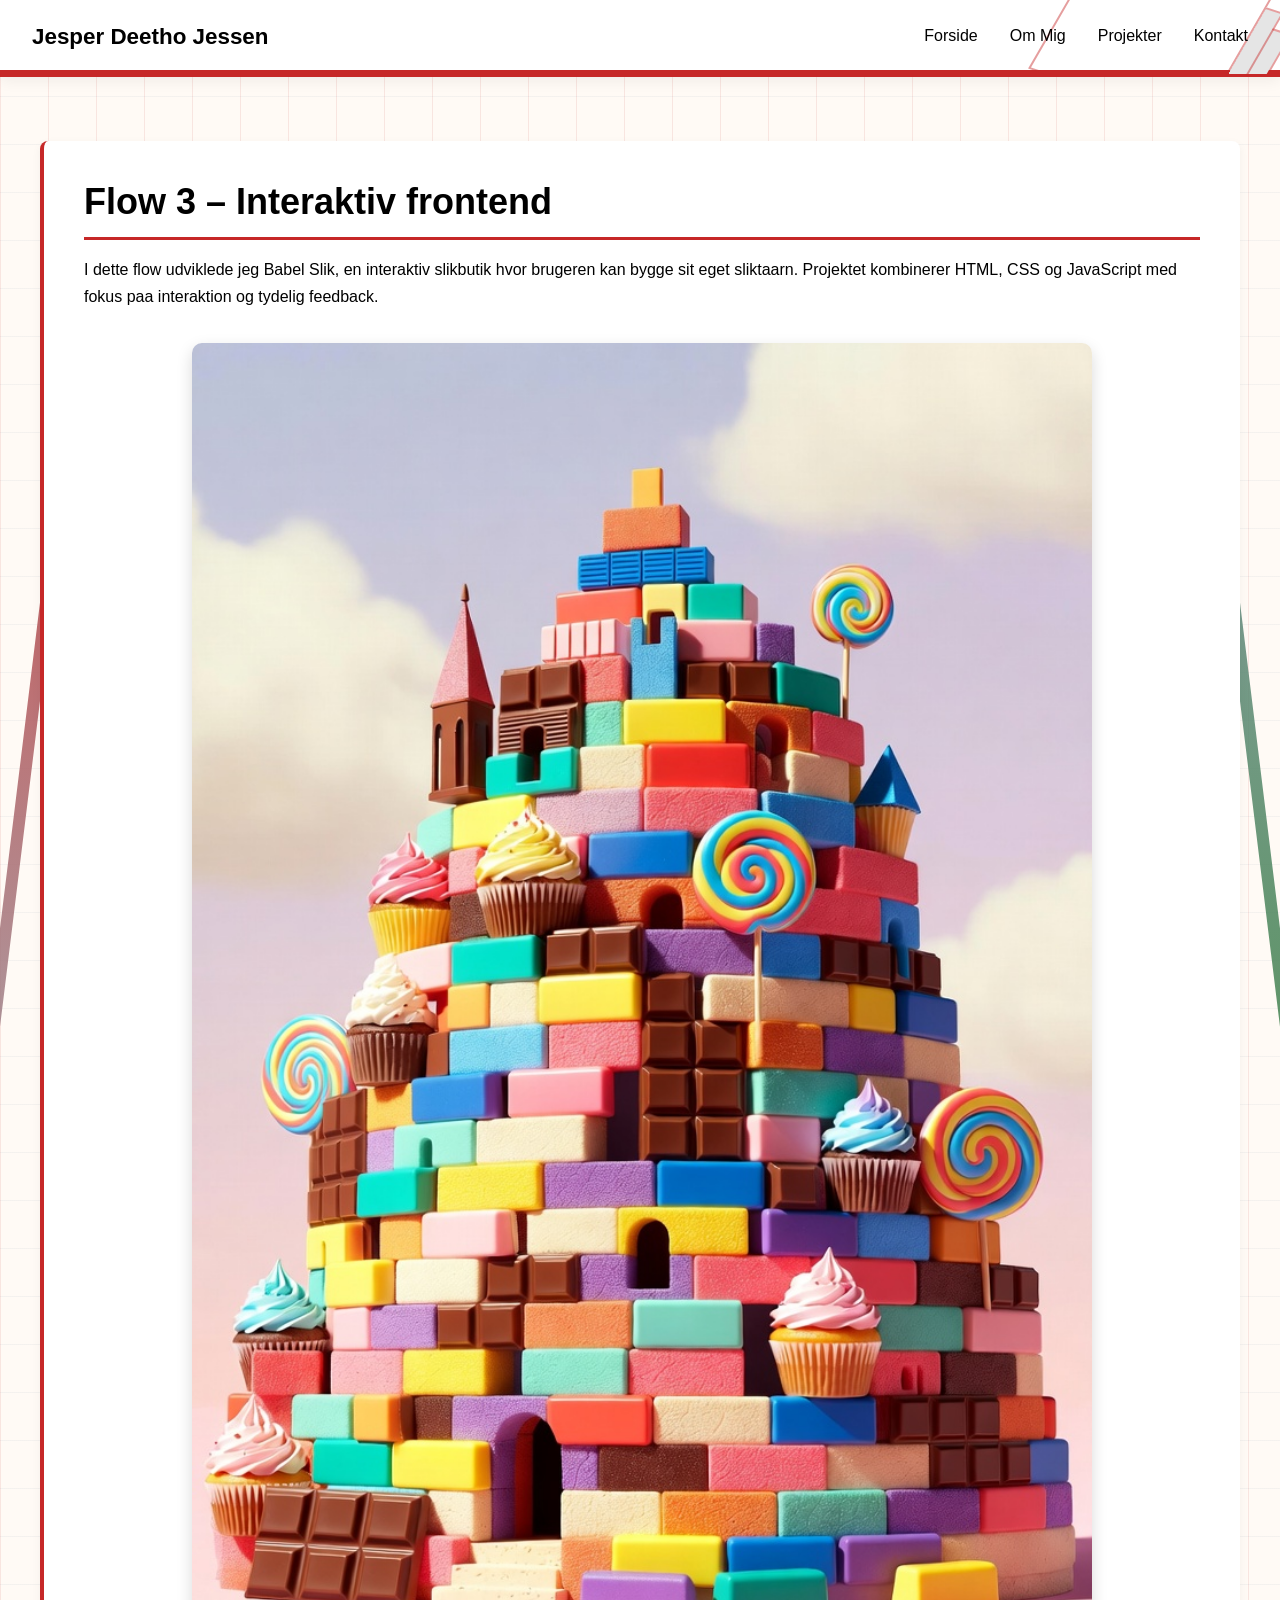
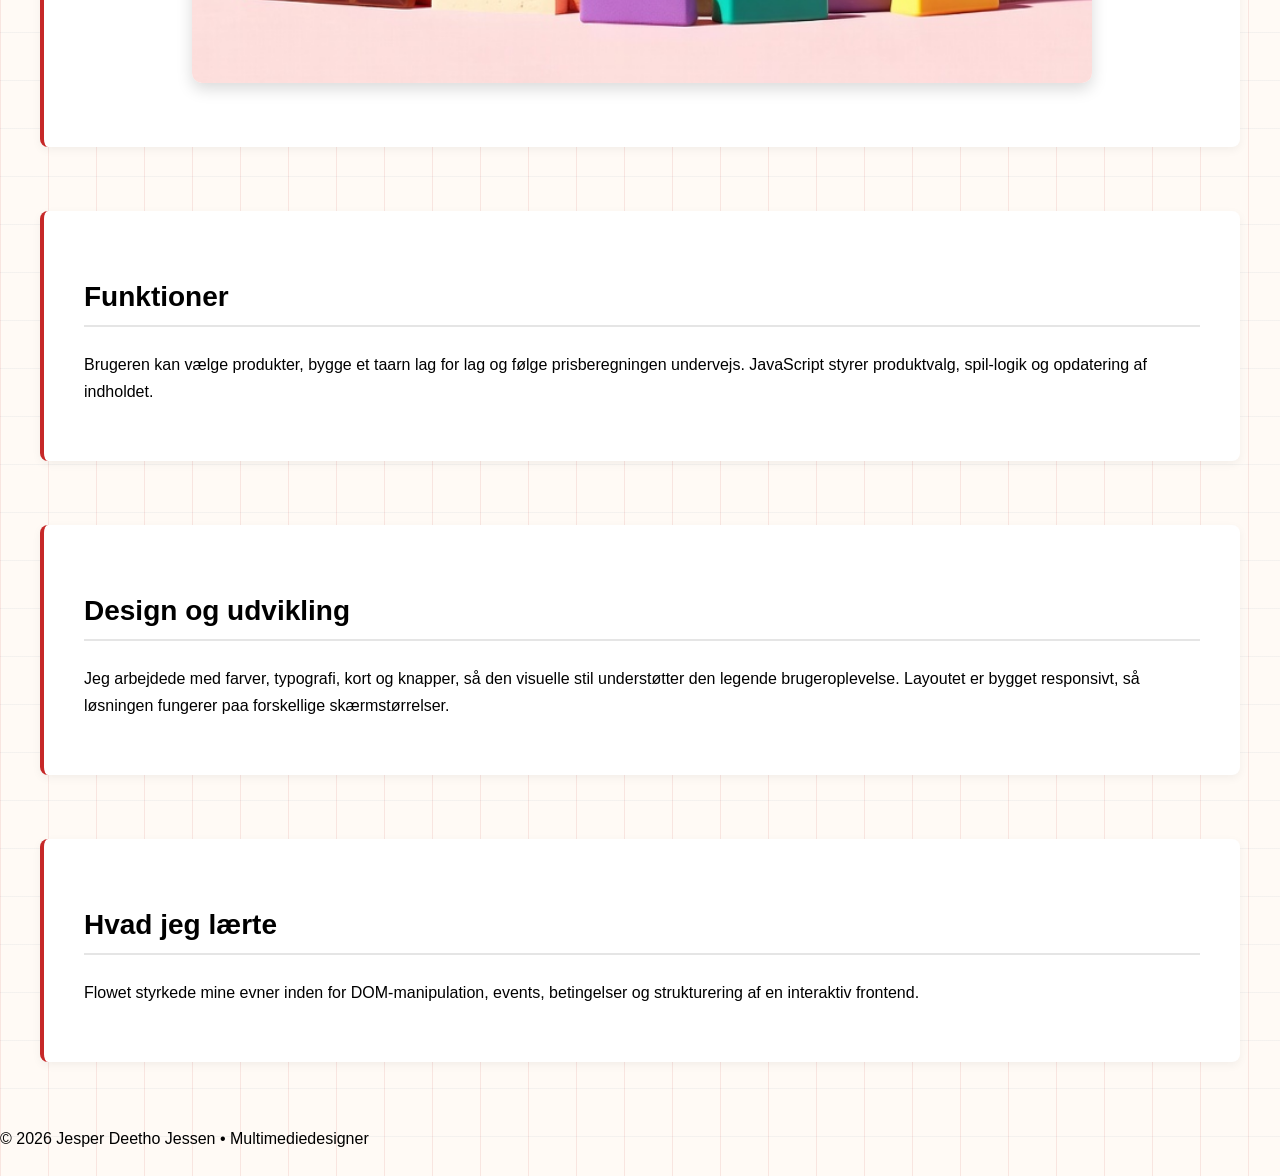
<file: html/semester2-flow3.html>
<!doctype html>
<html lang="da">
  <head>
    <meta charset="UTF-8" />
    <meta name="viewport" content="width=device-width, initial-scale=1.0" />
    <title>Flow 3 – Interaktiv frontend</title>
    <link rel="stylesheet" href="../css/style.css" />
    <link rel="stylesheet" href="../css/flowstyle.css" />
  </head>
  <body>
    <header id="site-header"></header>

    <main class="flow-wrapper">
      <section class="flow-section">
        <h1>Flow 3 – Interaktiv frontend</h1>
        <p>
          I dette flow udviklede jeg Babel Slik, en interaktiv slikbutik hvor
          brugeren kan bygge sit eget sliktaarn. Projektet kombinerer HTML, CSS
          og JavaScript med fokus paa interaktion og tydelig feedback.
        </p>
        <img
          class="flow-image"
          src="../billeder/tower.jpg"
          alt="Sliktaarn fra Babel Slik"
        />
      </section>

      <section class="flow-section">
        <h2>Funktioner</h2>
        <p>
          Brugeren kan vælge produkter, bygge et taarn lag for lag og følge
          prisberegningen undervejs. JavaScript styrer produktvalg, spil-logik
          og opdatering af indholdet.
        </p>
      </section>

      <section class="flow-section">
        <h2>Design og udvikling</h2>
        <p>
          Jeg arbejdede med farver, typografi, kort og knapper, så den visuelle
          stil understøtter den legende brugeroplevelse. Layoutet er bygget
          responsivt, så løsningen fungerer paa forskellige skærmstørrelser.
        </p>
      </section>

      <section class="flow-section">
        <h2>Hvad jeg lærte</h2>
        <p>
          Flowet styrkede mine evner inden for DOM-manipulation, events,
          betingelser og strukturering af en interaktiv frontend.
        </p>
      </section>
    </main>

    <footer id="site-footer"></footer>
    <script src="../js/header.js"></script>
    <script src="../js/footer.js"></script>
  </body>
</html>
</file>
<file: css/style.css>
*,
*::before,
*::after {
  margin: 0;
  padding: 0;
  box-sizing: border-box;
}

/* Smooth scrolling for anchor links */
html {
  scroll-behavior: smooth;
}

/* Her definerer vi variabler, som vi kan genbruge i hele CSS-filen.
Det gør det super nemt at ændre f.eks. farver eller skrifttyper. */
:root {
  /*Primære farver */
  --sort: #000; /* brødtekst og titler */
  --koksgrå: #1a1a1a; /* tekst på mørke baggrund */
  --lys-grå: #f4e3d2; /* sektioner, paneler */
  --hvid: #fff; /* primær baggrund */

  /* Accent farver */
  --rød: #d2691e; /* Primær knapper og links */
  --grøn: #bf8c00; /* Hover knapper og links */
  --blå: #8c5a3c;
  --gul: #bf8c00;
  --max-width: 1200px;
  --font-stack: "Roboto", "Franklin Gothic Medium", Tahoma, sans-serif;
}

:root[data-season="winter"] {
  --lys-grå: #e5e5e5;
  --rød: #c62828;
  --grøn: #2e7d32;
  --blå: #78909c;
  --gul: #90a4ae;
}

:root[data-season="spring"] {
  --lys-grå: #e5f1e7;
  --rød: #4f8f6b;
  --grøn: #6bb6a6;
  --blå: #6bb6a6;
  --gul: #a5d6a7;
}

:root[data-season="summer"] {
  --lys-grå: #fff4d6;
  --rød: #d97706;
  --grøn: #fbc02d;
  --blå: #e29b35;
  --gul: #f5deb3;
}

/* hele sidens indhold*/
body {
  font-family: var(--font-stack);
  color: var(--sort);
  background-color: #fffaf5;
  background-image:
    linear-gradient(
      90deg,
      color-mix(in srgb, var(--rød) 10%, transparent) 1px,
      transparent 1px
    ),
    linear-gradient(
      color-mix(in srgb, var(--blå) 8%, transparent) 1px,
      transparent 1px
    );
  background-size: 48px 48px;
  line-height: 1.6;
  font-size: 16px;
  scroll-behavior: smooth;
}

main {
  position: relative;
  isolation: isolate;
}

main::before,
main::after {
  content: "";
  position: absolute;
  width: 12px;
  height: 42%;
  top: 8rem;
  z-index: -1;
  border-radius: 6px;
  opacity: 0.85;
}

main::before {
  left: max(1rem, calc((100vw - var(--max-width)) / 2 - 2rem));
  background: linear-gradient(180deg, var(--rød), var(--gul));
  transform: rotate(7deg);
}

main::after {
  right: max(1rem, calc((100vw - var(--max-width)) / 2 - 2rem));
  background: linear-gradient(180deg, var(--blå), var(--grøn));
  transform: rotate(-7deg);
}

/* Header og container til at centrere indholdet */
header {
  display: flex;
  background: var(--lys-grå);
  justify-content: space-between;
  align-items: center;
  padding: 1.5rem 2rem;
  position: sticky;
  top: 0;
  z-index: 100; /* Sørger for, at headeren ligger ovenover alt andet indhold */
  overflow: hidden;
}

header::before {
  content: "";
  position: absolute;
  inset: auto 0 0;
  height: 4px;
  background: var(--rød);
  z-index: 0;
}

header::after {
  content: "";
  position: absolute;
  top: -45px;
  right: 3%;
  width: 180px;
  height: 150px;
  border: 2px solid color-mix(in srgb, var(--rød) 45%, transparent);
  transform: rotate(18deg) skewX(-12deg);
  box-shadow:
    18px 18px 0 -2px var(--lys-grå),
    18px 18px 0 0 color-mix(in srgb, var(--rød) 45%, transparent),
    36px 36px 0 -2px var(--lys-grå),
    36px 36px 0 0 color-mix(in srgb, var(--rød) 45%, transparent);
  pointer-events: none;
  z-index: 0;
}

.container {
  max-width: 1200px;
  margin: 0 auto;
  padding: 0 2rem;
}

/* Standard sektioner */
section {
  margin: 4rem auto;
  padding: 2rem;
  max-width: var(--max-width);
  border-left: 4px solid var(--rød);
}

.project-grid {
  display: grid;
  grid-template-columns: repeat(2, minmax(0, 1fr));
  gap: 2rem;
  width: 100%;
}

.project-filters {
  display: flex;
  gap: 1rem;
  flex-wrap: wrap;
  margin-bottom: 2rem;
}

.project-filters button {
  border: none;
  background: var(--lys-grå);
  color: var(--sort);
  padding: 0.7rem 1.2rem;
  border-radius: 6px;
  font-family: inherit;
  font-weight: 600;
  cursor: pointer;
}

.project-filters button:hover,
.project-filters button.active {
  background: var(--rød);
  color: var(--hvid);
}
.card {
  background: var(--hvid);
  border-radius: 10px;
  padding: 1.5rem;
  box-shadow: 0 3px 10px rgba(0, 0, 0, 0.08);
  overflow: hidden;
}

/* Ensartede white-box sektioner */
section:not(.hero):not(.banner):not(.værktøjer):not(.about) {
  background: var(--hvid);
  border-radius: 8px;
  box-shadow: 0 3px 10px rgba(0, 0, 0, 0.05);
}

/* Overskrifter */
section h1,
section h2 {
  border-bottom: 3px solid var(--rød);
  padding-bottom: 0.5rem;
  margin-bottom: 1.5rem;
}

/* Navigation */
.navigation {
  display: flex;
  gap: 2rem;
  position: relative;
  z-index: 1;
}

.navigation a {
  color: var(--sort);
  font-weight: 500;
  text-decoration: none;
  position: relative;
  padding-bottom: 2px;
  transition: color 0.25s ease-in-out;
}

/* Hover underline */
.navigation a::after {
  content: "";
  position: absolute;
  left: 0;
  bottom: -3px;
  width: 0%;
  height: 3px;
  background: var(--rød);
  transition: width 0.25s ease-in-out;
}

.navigation a:hover {
  color: var(--rød);
}

.navigation a:hover::after {
  width: 100%;
}

/* Active state */
.navigation a.active {
  color: var(--rød);
  font-weight: 600;
}

.navigation a.active::after {
  width: 100%;
}

.værktøjer {
  margin: 4rem auto;
  max-width: 1100px;
  padding: 0 2rem;
}

.tools-grid {
  display: grid;
  grid-template-columns: repeat(auto-fit, minmax(260px, 1fr));
  gap: 2rem;
}

.tool-card {
  background: var(--lys-grå);
  padding: 1.5rem;
  border-radius: 8px;
  border: 1px solid #ddd;
}

.tool-card h3 {
  margin-bottom: 1rem;
}

.tool-list li {
  list-style: none;
  display: flex;
  align-items: center;
  gap: 0.75rem;
  margin-bottom: 0.6rem;
}

.tool-list img {
  width: 28px;
  height: 28px;
  filter: grayscale(1);
  transition: 0.25s;
}

.tool-list img:hover {
  filter: grayscale(0);
  transform: scale(1.1);
}

.logo {
  display: flex;
  position: relative;
  z-index: 1;
}

.logo a {
  text-decoration: none;
  color: var(--sort);
  font-size: 1.4rem;
  font-weight: 700;
}

.btn-primary {
  display: inline-block;
  background: var(--rød);
  color: var(--hvid);
  padding: 0.8rem 1.8rem;
  border: none;
  border-radius: 4px;
  font-family: inherit;
  font-size: 18px;
  text-decoration: none;
  font-weight: 600;
  cursor: pointer;
  transition: background-color 0.2s ease-in-out;
}

.btn-primary:hover {
  background: var(--grøn);
}

.btn-secondary {
  display: inline-block;
  background: var(--grøn);
  color: var(--hvid);
  padding: 0.8rem 1.8rem;
  border: none;
  border-radius: 4px;
  font-family: inherit;
  font-size: 18px;
  text-decoration: none;
  font-weight: 600;
  cursor: pointer;
  transition: background-color 0.2s ease-in-out;
}

.btn-secondary:hover {
  background: var(--rød);
}

.hero {
  position: relative;
  min-height: 70vh;
  display: flex;
  align-items: center;
  justify-content: center;
  background: var(--lys-grå);
  overflow: hidden;
}

.banner {
  max-width: 800px;
  margin: 25px auto;
  text-align: center;
}

.banner img {
  width: 100%;
  max-width: 320px;
  height: auto;
  opacity: 0.8;
  border-radius: 50%;
  object-fit: cover;
  margin: 1rem auto 0;
  display: block;
}

/* Skriften */
h1 {
  font-size: 56px;
  font-weight: 700;
  margin-bottom: 1rem;
}

h2 {
  font-size: 32px;
  font-weight: 600;
  margin-bottom: 1rem;
}

h3 {
  font-size: 24px;
  font-weight: 600;
  margin-bottom: 0.5rem;
}

p {
  font-size: 16px;
  margin-bottom: 1.5rem;
}

a {
  position: relative;
}

a:not(.btn-primary):not(.btn-secondary):not(.figma-link)::after {
  content: "";
  position: absolute;
  bottom: -2px;
  left: 0;
  width: 0;
  height: 2px;
  background: var(--rød);
  transition: width 0.3s;
}

a:not(.btn-primary):not(.btn-secondary):not(.figma-link):hover::after {
  width: 100%;
}

/* Video sektion */
.video {
  position: relative;
  text-align: center;
  padding: 2rem;
  z-index: 1;
  display: flex;
  flex-direction: column;
  align-items: center;
  gap: 1.5rem;
  max-width: 900px;
  margin: 0 auto;
}

.video video {
  width: 85%;
  max-width: 650px;
  height: auto;
  border-radius: 8px;
  box-shadow: 0 4px 12px rgba(0, 0, 0, 0.2);
  transition: transform 0.3s ease;
  display: block;
}

/* Når videoen afspilles */
.video video:fullscreen {
  width: 100%;
  max-width: none;
}

.video .btn-primary {
  margin-top: 1rem;
}

.card-image {
  width: 100%;
  aspect-ratio: 16 / 9;
  object-fit: contain;
  object-position: center;
  display: block;
  margin: 1rem 0;
  background: #f5f5f5;
  border-radius: 8px;
}

/* === Mobiloptimering === */
@media (max-width: 768px) {
  h1 {
    font-size: 40px;
  }

  h2 {
    font-size: 28px;
  }
  .project-grid {
    grid-template-columns: 1fr;
  }

  .banner img {
    max-width: 250px;
  }

  .video {
    padding: 1.5rem 1rem;
  }

  .video video {
    width: 90%;
    max-width: 100%;
  }
}

@media (max-width: 600px) {
  header {
    flex-direction: column;
    gap: 1rem;
    padding: 1rem;
  }

  .navigation {
    gap: 1.2rem;
    flex-wrap: wrap;
    justify-content: center;
  }

  .navigation a {
    font-size: 0.95rem;
  }

  .banner img {
    max-width: 200px;
  }

  .video video {
    width: 95%;
  }

  h1 {
    font-size: 32px;
  }

  h2 {
    font-size: 24px;
  }
}
</file>
<file: css/flowstyle.css>
/* Sektioner */
.flow-section {
  background: var(--hvid);
  padding: 2rem 2.5rem;
  margin-bottom: 4rem;
  border-radius: 8px;
  border-left: 4px solid var(--rød);
  box-shadow: 0 4px 14px rgba(0, 0, 0, 0.06);
}

/* Overskrifter */
.flow-section h1 {
  font-size: 36px;
  margin-bottom: 1rem;
  border-bottom: 3px solid var(--rød);
  padding-bottom: 0.4rem;
}

.flow-section h2 {
  margin-top: 2rem;
  font-size: 28px;
  border-bottom: 2px solid var(--lys-grå);
  padding-bottom: 0.3rem;
}

.flow-section h3 {
  margin-top: 2rem;
  font-size: 22px;
  color: var(--rød);
}

/* Brødtekst */
.flow-section p {
  margin: 1rem 0 1.5rem 0;
  line-height: 1.7;
}

/* Billeder */
.flow-image {
  width: 100%;
  max-width: 900px;
  height: auto;
  display: block;
  margin: 2rem auto;
  border-radius: 10px;
  box-shadow: 0 6px 16px rgba(0, 0, 0, 0.15);
  transition: transform 0.25s ease;
}

/* Hover-effekt */
.flow-image:hover {
  transform: scale(1.02);
}

/* Horisontal separator */
hr {
  margin: 4rem auto;
  border: none;
  border-top: 2px solid var(--lys-grå);
  width: 70%;
}

/* Link i teksten */
.flow-section a {
  font-weight: 600;
  color: var(--rød);
  text-decoration: none;
  position: relative;
}

.flow-section a.btn-primary {
  color: var(--hvid);
}

.flow-section a:not(.btn-primary):not(.btn-secondary)::after {
  content: "";
  position: absolute;
  bottom: -2px;
  left: 0;
  height: 2px;
  width: 0;
  background: var(--rød);
  transition: width 0.3s ease;
}

.flow-section a:not(.btn-primary):not(.btn-secondary):hover::after {
  width: 100%;
}

/* Header – gør den ens med dit redesign */
header {
  position: sticky;
  top: 0;
  z-index: 1000;
  background: var(--hvid);
  padding: 1.2rem 2rem;
  border-bottom: 3px solid var(--rød);
  box-shadow: 0 4px 14px rgba(0, 0, 0, 0.06);
  display: flex;
  justify-content: space-between;
  align-items: center;
}

/* Navigation */
header .navigation ul {
  display: flex;
  gap: 2rem;
  list-style: none;
}

header .navigation a {
  text-decoration: none;
  color: var(--sort);
  font-weight: 500;
  position: relative;
}

header .navigation a:hover {
  color: var(--rød);
}

header .navigation a:hover::after,
header .navigation a.active::after {
  width: 100%;
}

header .navigation a::after {
  content: "";
  position: absolute;
  left: 0;
  bottom: -3px;
  height: 3px;
  width: 0;
  background: var(--rød);
  transition: width 0.25s ease;
}

/* Responsiv */
@media (max-width: 800px) {
  .flow2-img {
    width: 100%;
  }
}

/* Responsiv */
@media (max-width: 850px) {
  header .navigation ul {
    gap: 1rem;
    flex-wrap: wrap;
    justify-content: center;
  }

  .flow-section {
    padding: 1.5rem;
  }

  .flow-section h1 {
    font-size: 28px;
  }

  .flow-image {
    width: 100%;
  }
}
</file>
<file: css/kontaktstyle.css>
/* Centeret wrapper */
.kontakt-container {
  max-width: 1100px;
  margin: 0 auto;
  padding: 2rem;
}

/* Hero-agtig titel */
.kontakt-container h1 {
  text-align: center;
  margin-bottom: 1rem;
}

.kontakt-container > p {
  text-align: center;
  max-width: 700px;
  margin: 0 auto 3rem;
  color: #555;
  font-size: 18px;
}

/* Grid layout */
.kontakt {
  display: grid;
  grid-template-columns: 1fr 1fr;
  gap: 3rem;
  align-items: start;
}

/* Formular-boks */
.form {
  background: var(--hvid);
  padding: 2rem;
  border-radius: 8px;
  border-left: 4px solid var(--rød);
  box-shadow: 0 4px 12px rgba(0, 0, 0, 0.08);

  display: flex;
  flex-direction: column;
  gap: 0.75rem;
}

.form label {
  font-weight: 600;
}

.form input,
.form textarea {
  width: 100%;
  padding: 0.9rem;
  border: 1px solid var(--lys-grå);
  border-radius: 6px;
  font-size: 16px;
  font-family: inherit;
  background: #fff;
}

.form textarea {
  min-height: 200px;
  resize: vertical;
}

.form input:focus,
.form textarea:focus {
  outline: none;
  border-color: var(--rød);
  box-shadow: 0 0 0 2px rgba(198, 40, 40, 0.12);
}

/* Info-boks */
.info {
  background: var(--hvid);
  padding: 2rem;
  border-radius: 8px;
  border-left: 4px solid var(--rød);
  box-shadow: 0 4px 12px rgba(0, 0, 0, 0.08);
}

.info h3 {
  margin-bottom: 0.75rem;
  color: var(--rød);
}

.info p {
  text-align: left;
  max-width: none;
  margin: 0 0 1rem;
  color: var(--sort);
  font-size: 16px;
}

.info ul {
  list-style: none;
  margin-top: 1rem;
  padding: 0;
}

.info a {
  color: var(--sort);
  text-decoration: none;
  font-weight: 500;
}

.info a:hover {
  color: var(--rød);
}

/* Social links */
.social-links {
  display: flex;
  align-items: center;
  gap: 1rem;
  flex-wrap: wrap;
}

.social-links li {
  margin: 0;
}

.social-links .fa {
  font-size: 22px;
  width: 40px;
  height: 40px;
  display: inline-flex;
  align-items: center;
  justify-content: center;
  border-radius: 50%;
  background: var(--lys-grå);
  text-decoration: none;
}

.social-links .fa:hover {
  background: var(--rød);
  color: var(--hvid);
}

/* Responsivt */
@media (max-width: 900px) {
  .kontakt {
    grid-template-columns: 1fr;
  }
}

@media (max-width: 600px) {
  .kontakt-container {
    padding: 1rem;
  }

  .form,
  .info {
    padding: 1.5rem;
  }
}
</file>
